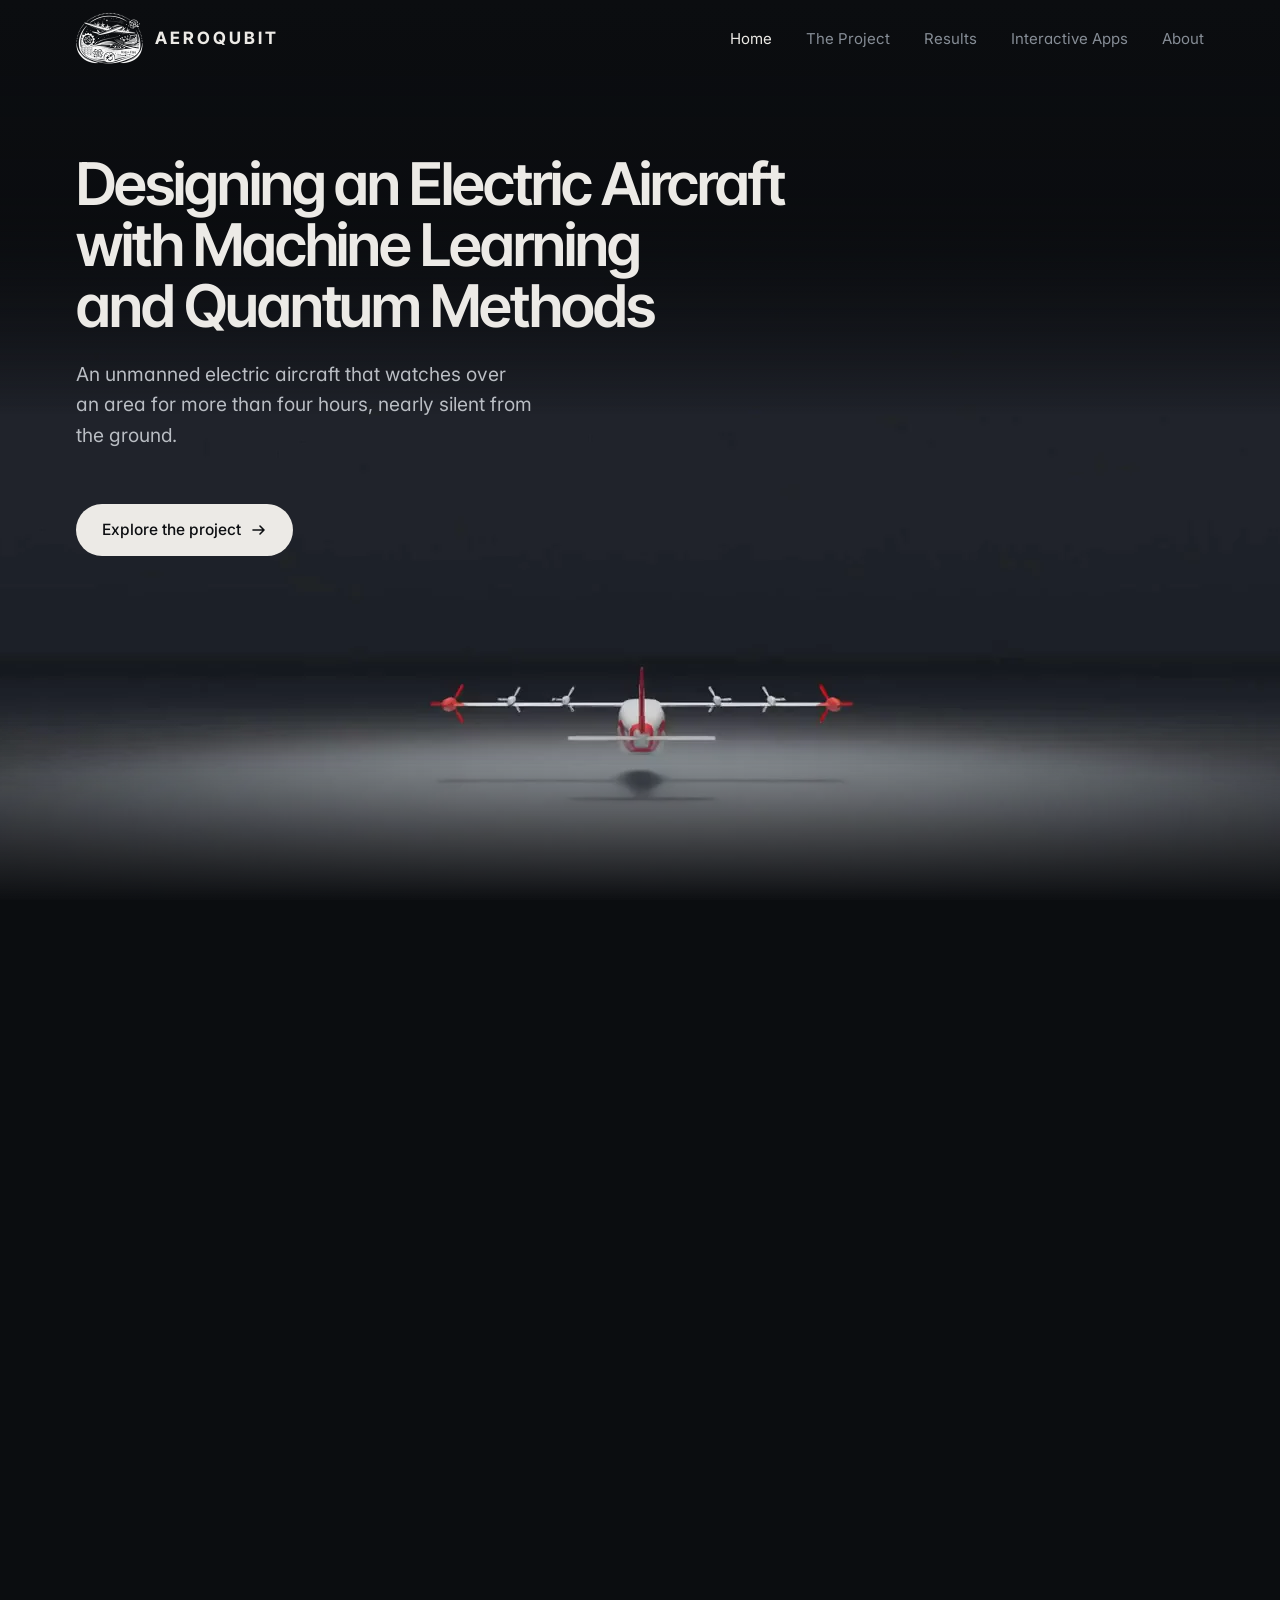
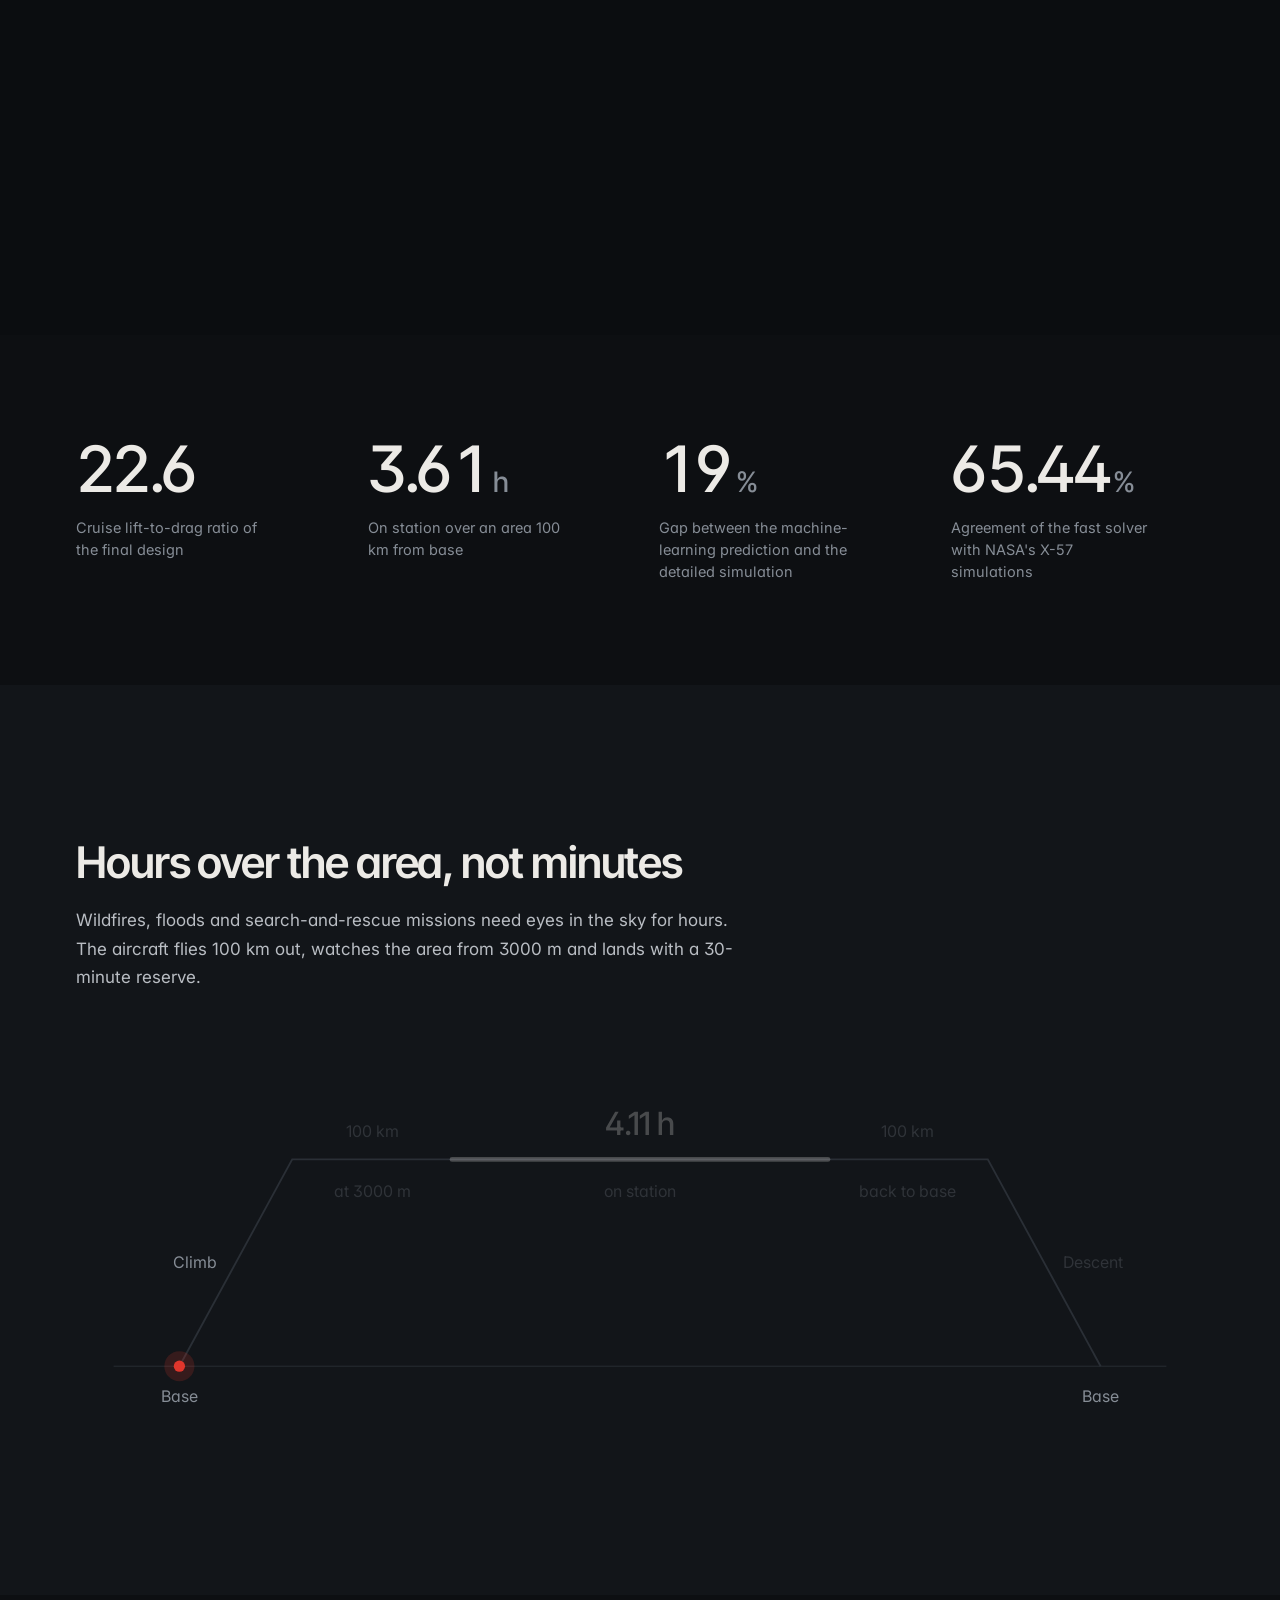
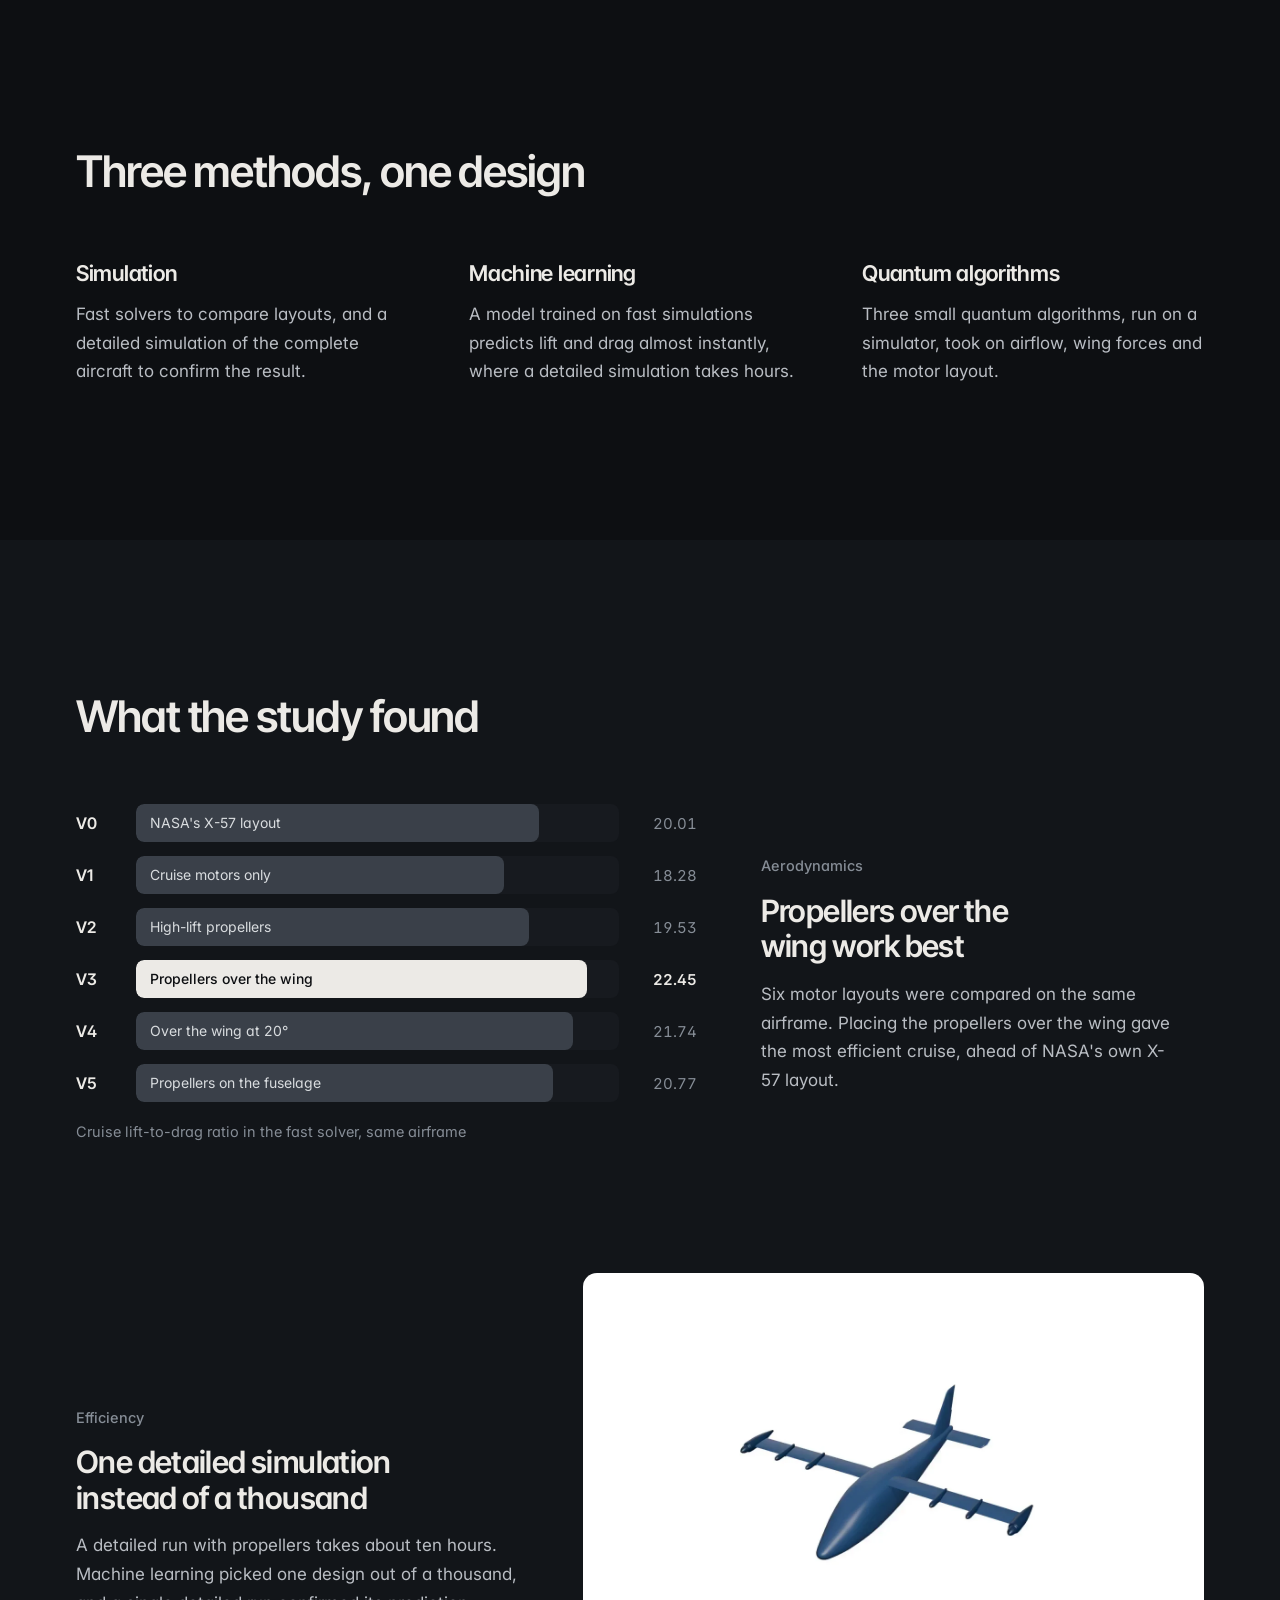
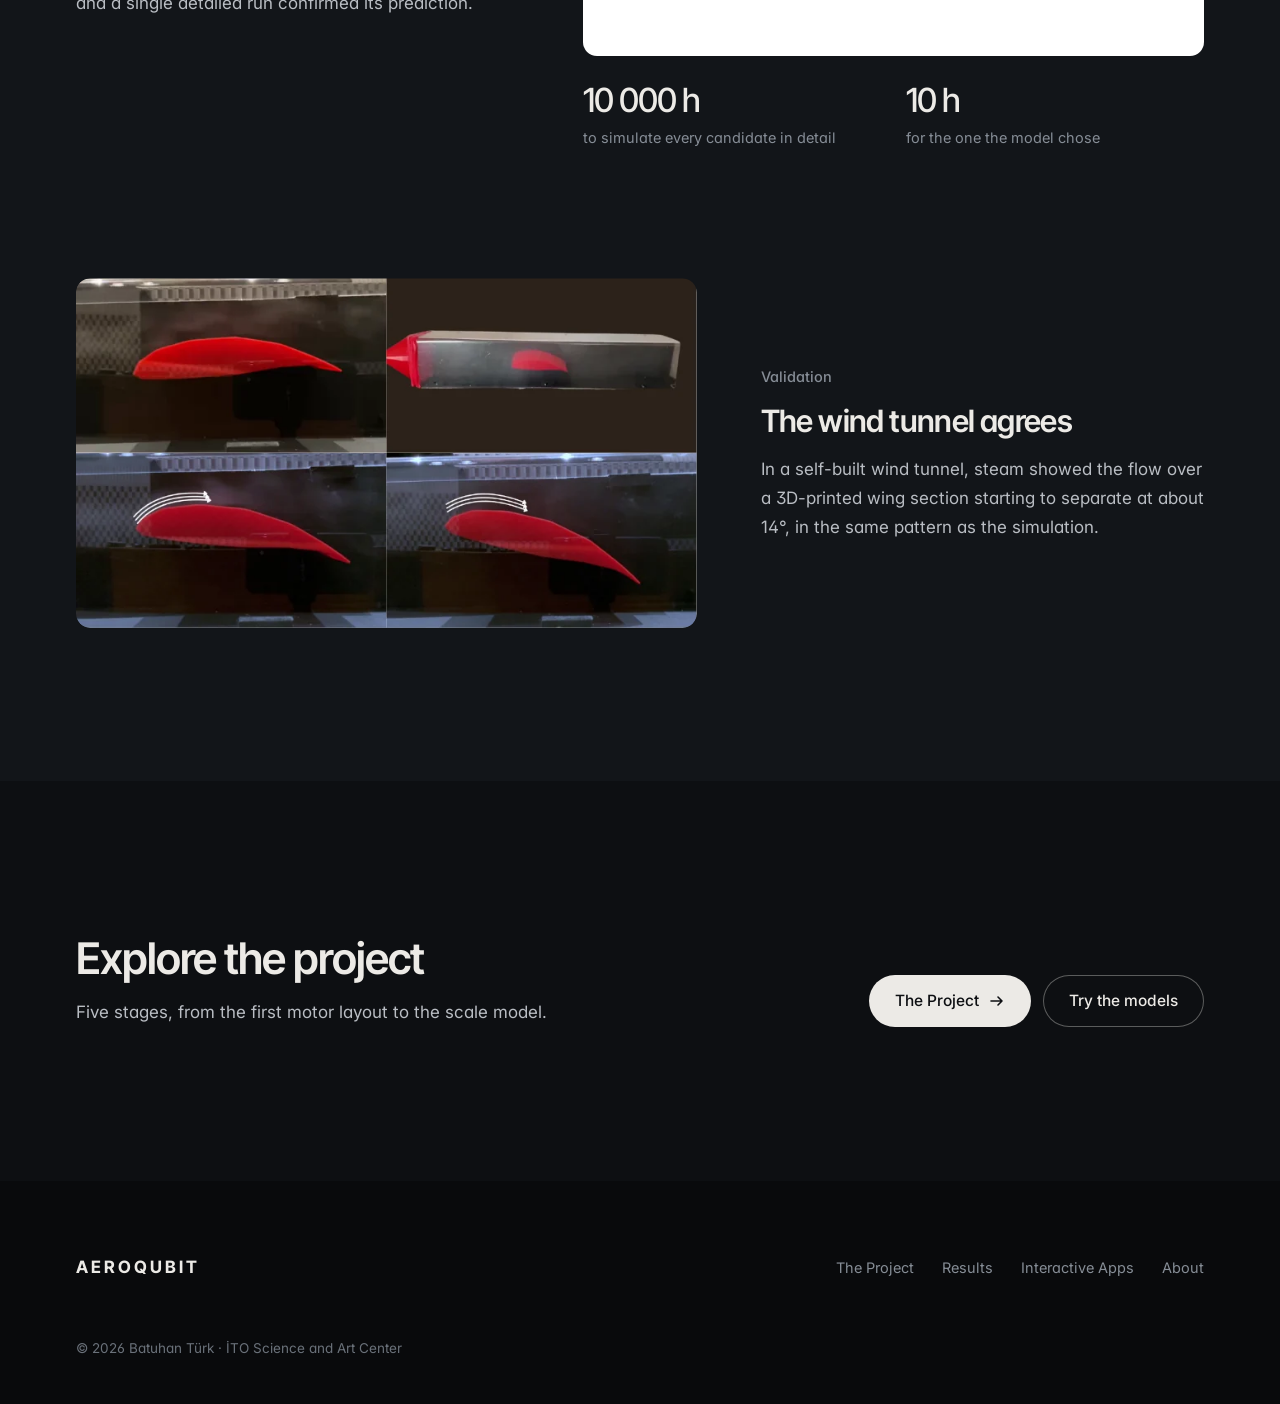
<file: index.html>
<!DOCTYPE html>
<html lang="en">
<head>
<meta charset="utf-8">
<meta name="viewport" content="width=device-width, initial-scale=1">
<title>AeroQubit — Designing an Electric Aircraft</title>
<meta name="description" content="An unmanned electric aircraft that watches over an area for more than four hours, designed with simulation, machine learning and quantum algorithms.">
<link rel="canonical" href="https://aeroqubit.com/">
<meta property="og:type" content="website">
<meta property="og:title" content="AeroQubit — Designing an Electric Aircraft">
<meta property="og:description" content="An unmanned electric aircraft that watches over an area for more than four hours, designed with simulation, machine learning and quantum algorithms.">
<meta property="og:image" content="https://aeroqubit.com/assets/img/og.jpg">
<meta property="og:url" content="https://aeroqubit.com/">
<meta name="twitter:card" content="summary_large_image">
<meta name="theme-color" content="#0d0f12">
<link rel="icon" href="/assets/favicon.png" type="image/png">
<link rel="apple-touch-icon" href="/assets/apple-touch-icon.png">
<link rel="preconnect" href="https://fonts.googleapis.com">
<link rel="preconnect" href="https://fonts.gstatic.com" crossorigin>
<link href="https://fonts.googleapis.com/css2?family=Inter:wght@400;500;600&family=Inter+Tight:wght@500;600;700&display=swap" rel="stylesheet">
<link rel="stylesheet" href="/assets/style.css?v=3">
</head>
<body>
<a class="skip" href="#main">Skip to content</a>
<header class="site-header">
  <nav class="wrap nav" aria-label="Main">
    <a class="wordmark" href="/"><img class="logo" src="/assets/img/logo.png" width="67" height="52" alt="">AEROQUBIT</a>
    <button class="burger" type="button" aria-label="Menu" aria-expanded="false"><span></span><span></span></button>
    <ul class="menu">
      <li><a href="/" aria-current="page">Home</a></li>
      <li><a href="/the-project">The Project</a></li>
      <li><a href="/results">Results</a></li>
      <li><a href="/interactive-apps">Interactive Apps</a></li>
      <li><a href="/about">About</a></li>
    </ul>
  </nav>
</header>
<main id="main">

<section class="flight" aria-label="Introduction">
  <div class="flight-stage">
    <img class="poster" src="/assets/img/poster_hero.webp" alt="" aria-hidden="true">
    <video muted playsinline preload="none" data-src="/assets/video/flight.mp4" aria-hidden="true"></video>
    <div class="flight-copy">
      <div class="wrap">
        <h1>Designing an Electric Aircraft with Machine Learning and Quantum Methods</h1>
        <p class="lead">An unmanned electric aircraft that watches over an area for more than four hours, nearly silent from the ground.</p>
        <a class="btn" href="/the-project">Explore the project <svg viewBox="0 0 16 16" fill="none" stroke="currentColor" stroke-width="1.6" aria-hidden="true"><path d="M2 8h11M9 4l4 4-4 4" stroke-linecap="round" stroke-linejoin="round"/></svg></a>
      </div>
    </div>
    <div class="flight-end" aria-hidden="true">
      <div class="wrap"><span class="label">The final design</span><p>Six electric motors, 721&nbsp;kg, 11.76&nbsp;m wingspan</p></div>
    </div>
  </div>
</section>

<section class="sec tight">
  <div class="wrap stats">
    <div class="stat rv"><div class="num"><span data-count="24.4">24.4</span></div><p>Cruise lift-to-drag ratio of the final design</p></div>
    <div class="stat rv d1"><div class="num"><span data-count="4.11">4.11</span><small>h</small></div><p>On station over an area 100 km from base</p></div>
    <div class="stat rv d2"><div class="num"><span data-count="1" data-from="100">1</span><small>%</small></div><p>Gap between the machine-learning prediction and the detailed simulation</p></div>
    <div class="stat rv d3"><div class="num"><span data-count="90.27">90.27</span><small>%</small></div><p>Agreement of the fast solver with NASA's X-57 simulations</p></div>
  </div>
</section>

<section class="sec alt">
  <div class="wrap">
    <div class="head">
      <h2 class="rv">Hours over the area, not minutes</h2>
      <p class="rv d1">Wildfires, floods and search-and-rescue missions need eyes in the sky for hours. The aircraft flies 100 km out, watches the area from 3000 m and lands with a 30-minute reserve.</p>
    </div>
    <div class="profile rv d1">
<svg class="d" viewBox="0 0 1200 400" role="img" aria-label="Mission profile: climb, 100 km transit at 3000 m, 4.11 hours on station, 100 km return, descent">
  <line class="ground" x1="40" y1="330" x2="1160" y2="330"/>
  <path class="track" d="M110 330 L230 110 L970 110 L1090 330"/>
  <g class="seg" data-at="0.0"><text x="150" y="226" text-anchor="end">Climb</text></g>
  <g class="seg" data-at="0.2"><text x="315" y="86" text-anchor="middle">100 km</text><text x="315" y="150" text-anchor="middle">at 3000 m</text></g>
  <g class="seg" data-at="0.34"><line class="flown station" x1="400" y1="110" x2="800" y2="110"/><text class="big" x="600" y="84" text-anchor="middle">4.11 h</text><text x="600" y="150" text-anchor="middle">on station</text></g>
  <g class="seg" data-at="0.66"><text x="885" y="86" text-anchor="middle">100 km</text><text x="885" y="150" text-anchor="middle">back to base</text></g>
  <g class="seg" data-at="0.8"><text x="1050" y="226">Descent</text></g>
  <path class="flown flown-path" d="M110 330 L230 110 L970 110 L1090 330"/>
  <circle class="halo" cx="110" cy="330" r="16"/>
  <circle class="plane" cx="110" cy="330" r="6"/>
  <text x="110" y="368" text-anchor="middle">Base</text><text x="1090" y="368" text-anchor="middle">Base</text>
</svg>
<svg class="m" viewBox="0 0 640 430" role="img" aria-label="Mission profile: 100 km out at 3000 m, 4.11 hours on station, 100 km back">
  <line class="ground" x1="10" y1="360" x2="630" y2="360"/>
  <path class="track" d="M40 360 L110 140 L530 140 L600 360"/>
  <g class="seg" data-at="0.0"></g>
  <g class="seg" data-at="0.26"><text x="155" y="110" text-anchor="middle">100 km</text><text x="155" y="190" text-anchor="middle">out</text></g>
  <g class="seg" data-at="0.36"><line class="flown station" x1="200" y1="140" x2="440" y2="140"/><text class="big" x="320" y="112" text-anchor="middle">4.11 h</text><text x="320" y="190" text-anchor="middle">on station</text></g>
  <g class="seg" data-at="0.64"><text x="485" y="110" text-anchor="middle">100 km</text><text x="485" y="190" text-anchor="middle">back</text></g>
  <path class="flown flown-path" d="M40 360 L110 140 L530 140 L600 360"/>
  <circle class="halo" cx="40" cy="360" r="18"/>
  <circle class="plane" cx="40" cy="360" r="8"/>
  <text x="40" y="404" text-anchor="middle">Base</text><text x="600" y="404" text-anchor="middle">Base</text>
</svg></div>
  </div>
</section>

<section class="sec">
  <div class="wrap">
    <div class="head"><h2 class="rv">Three methods, one design</h2></div>
    <div class="cols">
      <div class="rv"><h3>Simulation</h3><p>Fast solvers to compare layouts, and a detailed simulation of the complete aircraft to confirm the result.</p></div>
      <div class="rv d1"><h3>Machine learning</h3><p>A model trained on fast simulations predicts lift and drag almost instantly, where a detailed simulation takes hours.</p></div>
      <div class="rv d2"><h3>Quantum algorithms</h3><p>Three small quantum algorithms, run on a simulator, took on airflow, wing forces and the motor layout.</p></div>
    </div>
  </div>
</section>

<section class="sec alt">
  <div class="wrap">
    <div class="head"><h2 class="rv">What the study found</h2></div>
    <div class="rows">
      <div class="row">
        <div class="rv"><div class="bars" role="img" aria-label="Cruise lift-to-drag ratio of six motor layouts; propellers over the wing score highest at 22.45">
<div class="bar" data-w="83.4"><span class="id">V0</span><div class="track"><div class="fill"></div><span class="name">NASA's X-57 layout</span></div><span class="val">20.01</span></div>
<div class="bar" data-w="76.2"><span class="id">V1</span><div class="track"><div class="fill"></div><span class="name">Cruise motors only</span></div><span class="val">18.28</span></div>
<div class="bar" data-w="81.4"><span class="id">V2</span><div class="track"><div class="fill"></div><span class="name">High-lift propellers</span></div><span class="val">19.53</span></div>
<div class="bar best" data-w="93.5"><span class="id">V3</span><div class="track"><div class="fill"></div><span class="name">Propellers over the wing</span></div><span class="val">22.45</span></div>
<div class="bar" data-w="90.6"><span class="id">V4</span><div class="track"><div class="fill"></div><span class="name">Over the wing at 20°</span></div><span class="val">21.74</span></div>
<div class="bar" data-w="86.5"><span class="id">V5</span><div class="track"><div class="fill"></div><span class="name">Propellers on the fuselage</span></div><span class="val">20.77</span></div>
        </div><p class="bars-note">Cruise lift-to-drag ratio in the fast solver, same airframe</p></div>
        <div class="text rv d1"><span class="label">Aerodynamics</span><h3>Propellers over the wing work best</h3><p>Six motor layouts were compared on the same airframe. Placing the propellers over the wing gave the most efficient cruise, ahead of NASA's own X-57 layout.</p></div>
      </div>
      <div class="row flip">
        <div class="rv media-right"><div class="mlvid"><video muted playsinline preload="metadata" poster="/assets/img/poster_ml.webp" aria-label="A thousand candidate designs, and the one the model chose"><source src="/assets/video/ml_designs.mp4" type="video/mp4"></video></div>
          <div class="vs"><div><div class="num">10 000 h</div><p>to simulate every candidate in detail</p></div><div><div class="num">10 h</div><p>for the one the model chose</p></div></div></div>
        <div class="text rv d1"><span class="label">Efficiency</span><h3>One detailed simulation instead of a thousand</h3><p>A detailed run with propellers takes about ten hours. Machine learning picked one design out of a thousand, and a single detailed run confirmed its prediction.</p></div>
      </div>
      <div class="row">
        <figure class="fig rv reveal"><div class="frame photo"><img src="/assets/img/tunnel.webp" alt="Steam flowing over the 3D-printed wing section in the wind tunnel" loading="lazy" decoding="async"></div></figure>
        <div class="text rv d1"><span class="label">Validation</span><h3>The wind tunnel agrees</h3><p>In a self-built wind tunnel, steam showed the flow over a 3D-printed wing section starting to separate at about 14°, in the same pattern as the simulation.</p></div>
      </div>
    </div>
  </div>
</section>

<section class="sec">
  <div class="wrap closing">
    <div class="rv"><h2>Explore the project</h2><p>Five stages, from the first motor layout to the scale model.</p></div>
    <div class="btns rv d1"><a class="btn" href="/the-project">The Project <svg viewBox="0 0 16 16" fill="none" stroke="currentColor" stroke-width="1.6" aria-hidden="true"><path d="M2 8h11M9 4l4 4-4 4" stroke-linecap="round" stroke-linejoin="round"/></svg></a><a class="btn ghost" href="/interactive-apps">Try the models</a></div>
  </div>
</section>

</main>
<footer class="site-footer">
  <div class="wrap">
    <div class="foot">
      <a class="wordmark" href="/">AEROQUBIT</a>
      <ul>
      <li><a href="/the-project">The Project</a></li>
      <li><a href="/results">Results</a></li>
      <li><a href="/interactive-apps">Interactive Apps</a></li>
      <li><a href="/about">About</a></li>
      </ul>
    </div>
    <p class="copy">&copy; 2026 Batuhan Türk &middot; İTO Science and Art Center</p>
  </div>
</footer>
<script src="/assets/main.js?v=3" defer></script>
</body>
</html>
</file>
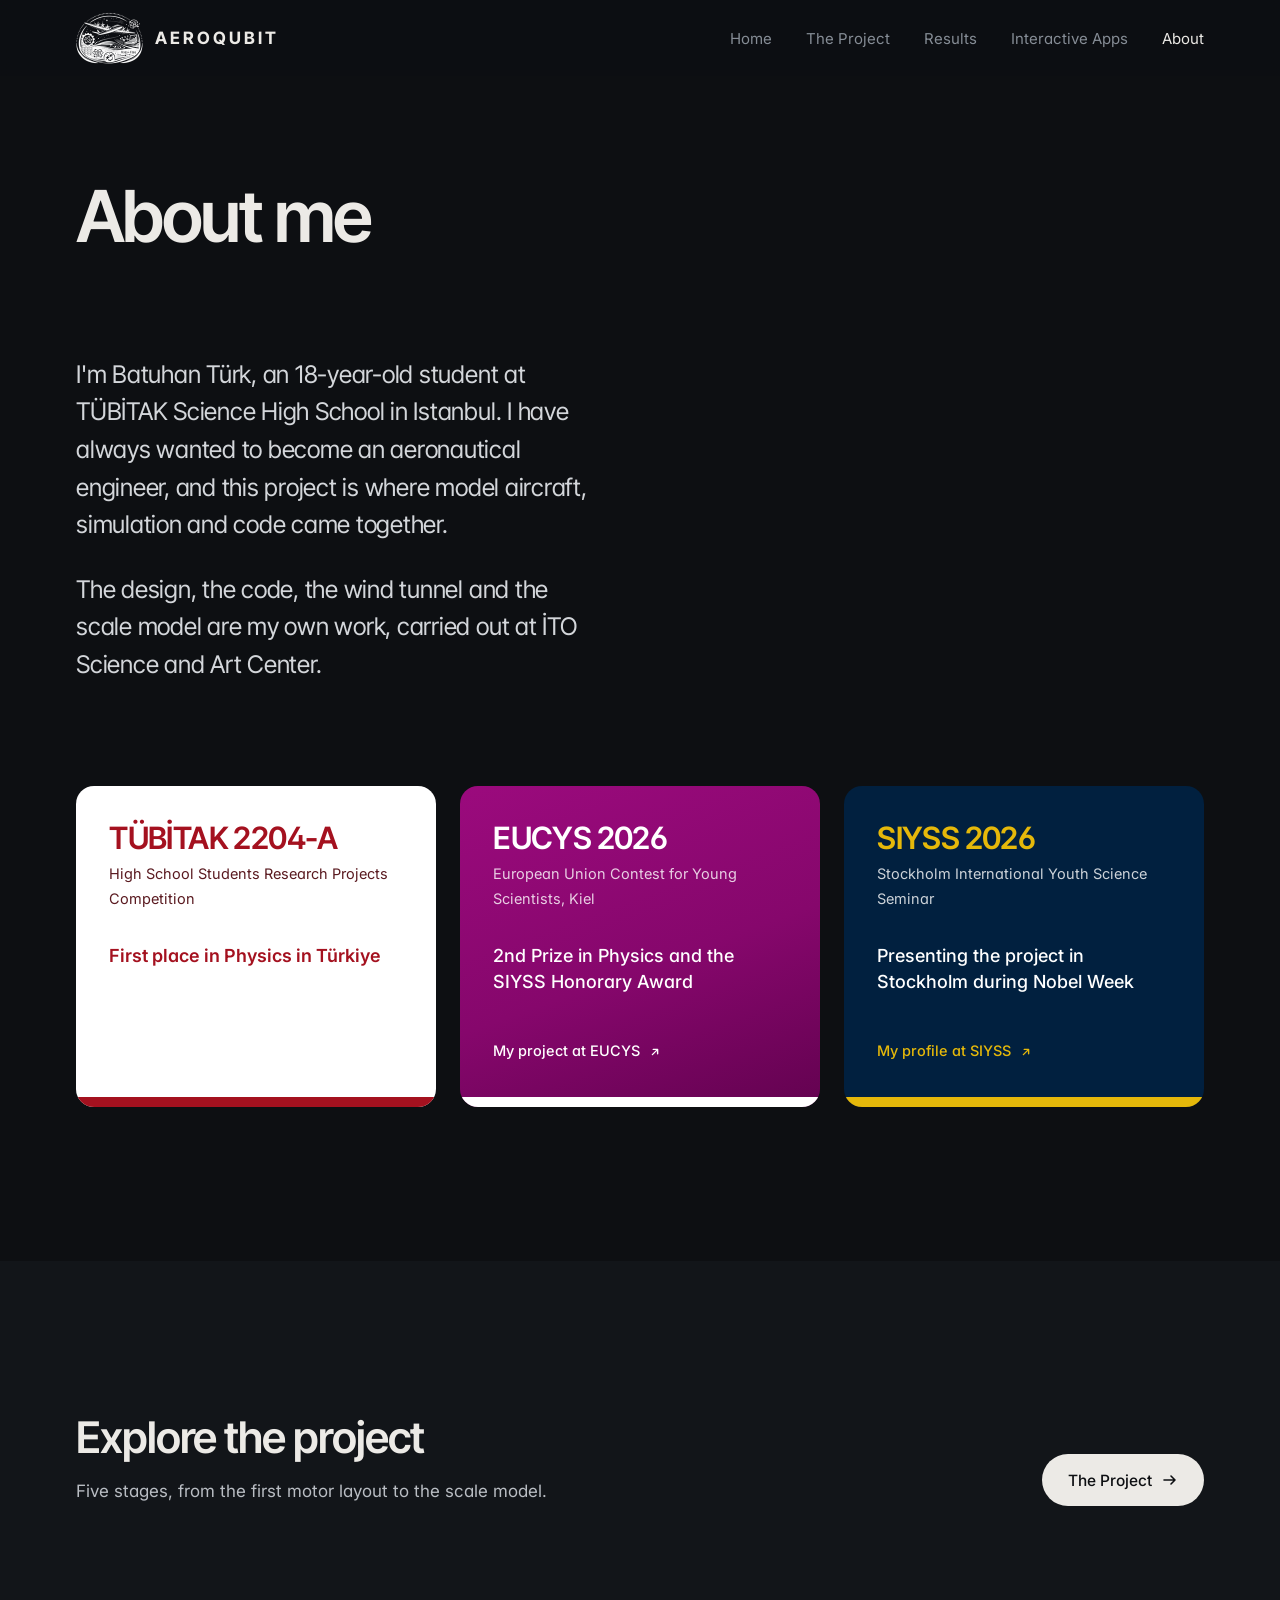
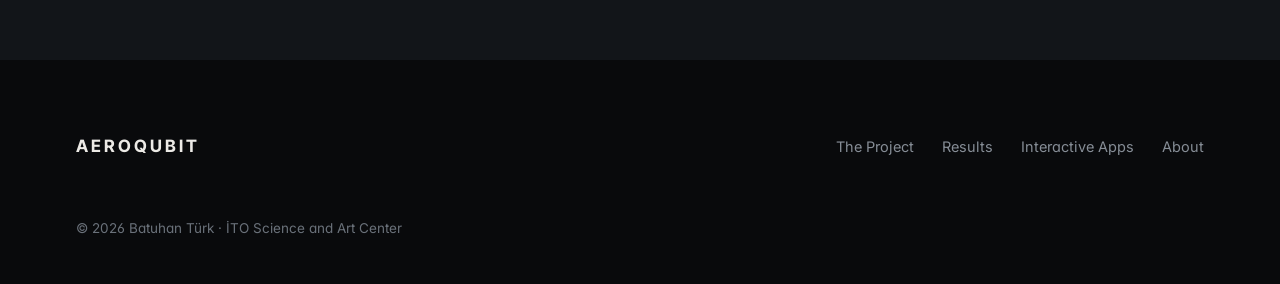
<file: about.html>
<!DOCTYPE html>
<html lang="en">
<head>
<meta charset="utf-8">
<meta name="viewport" content="width=device-width, initial-scale=1">
<title>AeroQubit — About</title>
<meta name="description" content="Batuhan Türk, TÜBİTAK Science High School, Istanbul. EUCYS 2026 2nd Prize in Physics, SIYSS 2026.">
<link rel="canonical" href="https://aeroqubit.com/about">
<meta property="og:type" content="website">
<meta property="og:title" content="AeroQubit — About">
<meta property="og:description" content="Batuhan Türk, TÜBİTAK Science High School, Istanbul. EUCYS 2026 2nd Prize in Physics, SIYSS 2026.">
<meta property="og:image" content="https://aeroqubit.com/assets/img/og.jpg">
<meta property="og:url" content="https://aeroqubit.com/about">
<meta name="twitter:card" content="summary_large_image">
<meta name="theme-color" content="#0d0f12">
<link rel="icon" href="/assets/favicon.png" type="image/png">
<link rel="apple-touch-icon" href="/assets/apple-touch-icon.png">
<link rel="preconnect" href="https://fonts.googleapis.com">
<link rel="preconnect" href="https://fonts.gstatic.com" crossorigin>
<link href="https://fonts.googleapis.com/css2?family=Inter:wght@400;500;600&family=Inter+Tight:wght@500;600;700&display=swap" rel="stylesheet">
<link rel="stylesheet" href="/assets/style.css?v=3">
</head>
<body data-solid>
<a class="skip" href="#main">Skip to content</a>
<header class="site-header">
  <nav class="wrap nav" aria-label="Main">
    <a class="wordmark" href="/"><img class="logo" src="/assets/img/logo.png" width="67" height="52" alt="">AEROQUBIT</a>
    <button class="burger" type="button" aria-label="Menu" aria-expanded="false"><span></span><span></span></button>
    <ul class="menu">
      <li><a href="/">Home</a></li>
      <li><a href="/the-project">The Project</a></li>
      <li><a href="/results">Results</a></li>
      <li><a href="/interactive-apps">Interactive Apps</a></li>
      <li><a href="/about" aria-current="page">About</a></li>
    </ul>
  </nav>
</header>
<main id="main">

<section class="page-head">
  <div class="wrap"><h1 class="rv">About me</h1></div>
</section>
<section class="sec" style="padding-top:0">
  <div class="wrap">
    <div class="prose rv about-prose">
      <p>I'm Batuhan Türk, an 18-year-old student at TÜBİTAK Science High School in Istanbul. I have always wanted to become an aeronautical engineer, and this project is where model aircraft, simulation and code came together.</p>
      <p>The design, the code, the wind tunnel and the scale model are my own work, carried out at İTO Science and Art Center.</p>
    </div>
    <div class="honours-grid">
      <article class="honour tubitak rv">
        <div class="event">TÜBİTAK 2204-A</div><div class="place">High School Students Research Projects Competition</div>
        <p class="what">First place in Physics in Türkiye</p>
      </article>
      <article class="honour eucys rv d1">
        <div class="event">EUCYS 2026</div><div class="place">European Union Contest for Young Scientists, Kiel</div>
        <p class="what">2nd Prize in Physics and the SIYSS Honorary Award</p>
        <a class="more" href="https://www.uni-kiel.de/en/eucys2026/project/news/aerodynamic-analysis-of-an-electric-distributed-propulsion-surveillance-aircraft-via-machine-learning-and-quantum-methods" target="_blank" rel="noopener">My project at EUCYS <svg viewBox="0 0 16 16" fill="none" stroke="currentColor" stroke-width="1.6" aria-hidden="true"><path d="M5 11 11 5M6 5h5v5" stroke-linecap="round" stroke-linejoin="round"/></svg></a>
      </article>
      <article class="honour siyss rv d2">
        <div class="event">SIYSS 2026</div><div class="place">Stockholm International Youth Science Seminar</div>
        <p class="what">Presenting the project in Stockholm during Nobel Week</p>
        <a class="more" href="https://ungaforskare.se/siyss/batuhan-turk/" target="_blank" rel="noopener">My profile at SIYSS <svg viewBox="0 0 16 16" fill="none" stroke="currentColor" stroke-width="1.6" aria-hidden="true"><path d="M5 11 11 5M6 5h5v5" stroke-linecap="round" stroke-linejoin="round"/></svg></a>
      </article>
    </div>
  </div>
</section>
<section class="sec alt">
  <div class="wrap closing">
    <div class="rv"><h2>Explore the project</h2><p>Five stages, from the first motor layout to the scale model.</p></div>
    <a class="btn rv d1" href="/the-project">The Project <svg viewBox="0 0 16 16" fill="none" stroke="currentColor" stroke-width="1.6" aria-hidden="true"><path d="M2 8h11M9 4l4 4-4 4" stroke-linecap="round" stroke-linejoin="round"/></svg></a>
  </div>
</section>

</main>
<footer class="site-footer">
  <div class="wrap">
    <div class="foot">
      <a class="wordmark" href="/">AEROQUBIT</a>
      <ul>
      <li><a href="/the-project">The Project</a></li>
      <li><a href="/results">Results</a></li>
      <li><a href="/interactive-apps">Interactive Apps</a></li>
      <li><a href="/about">About</a></li>
      </ul>
    </div>
    <p class="copy">&copy; 2026 Batuhan Türk &middot; İTO Science and Art Center</p>
  </div>
</footer>
<script src="/assets/main.js?v=3" defer></script>
</body>
</html>
</file>
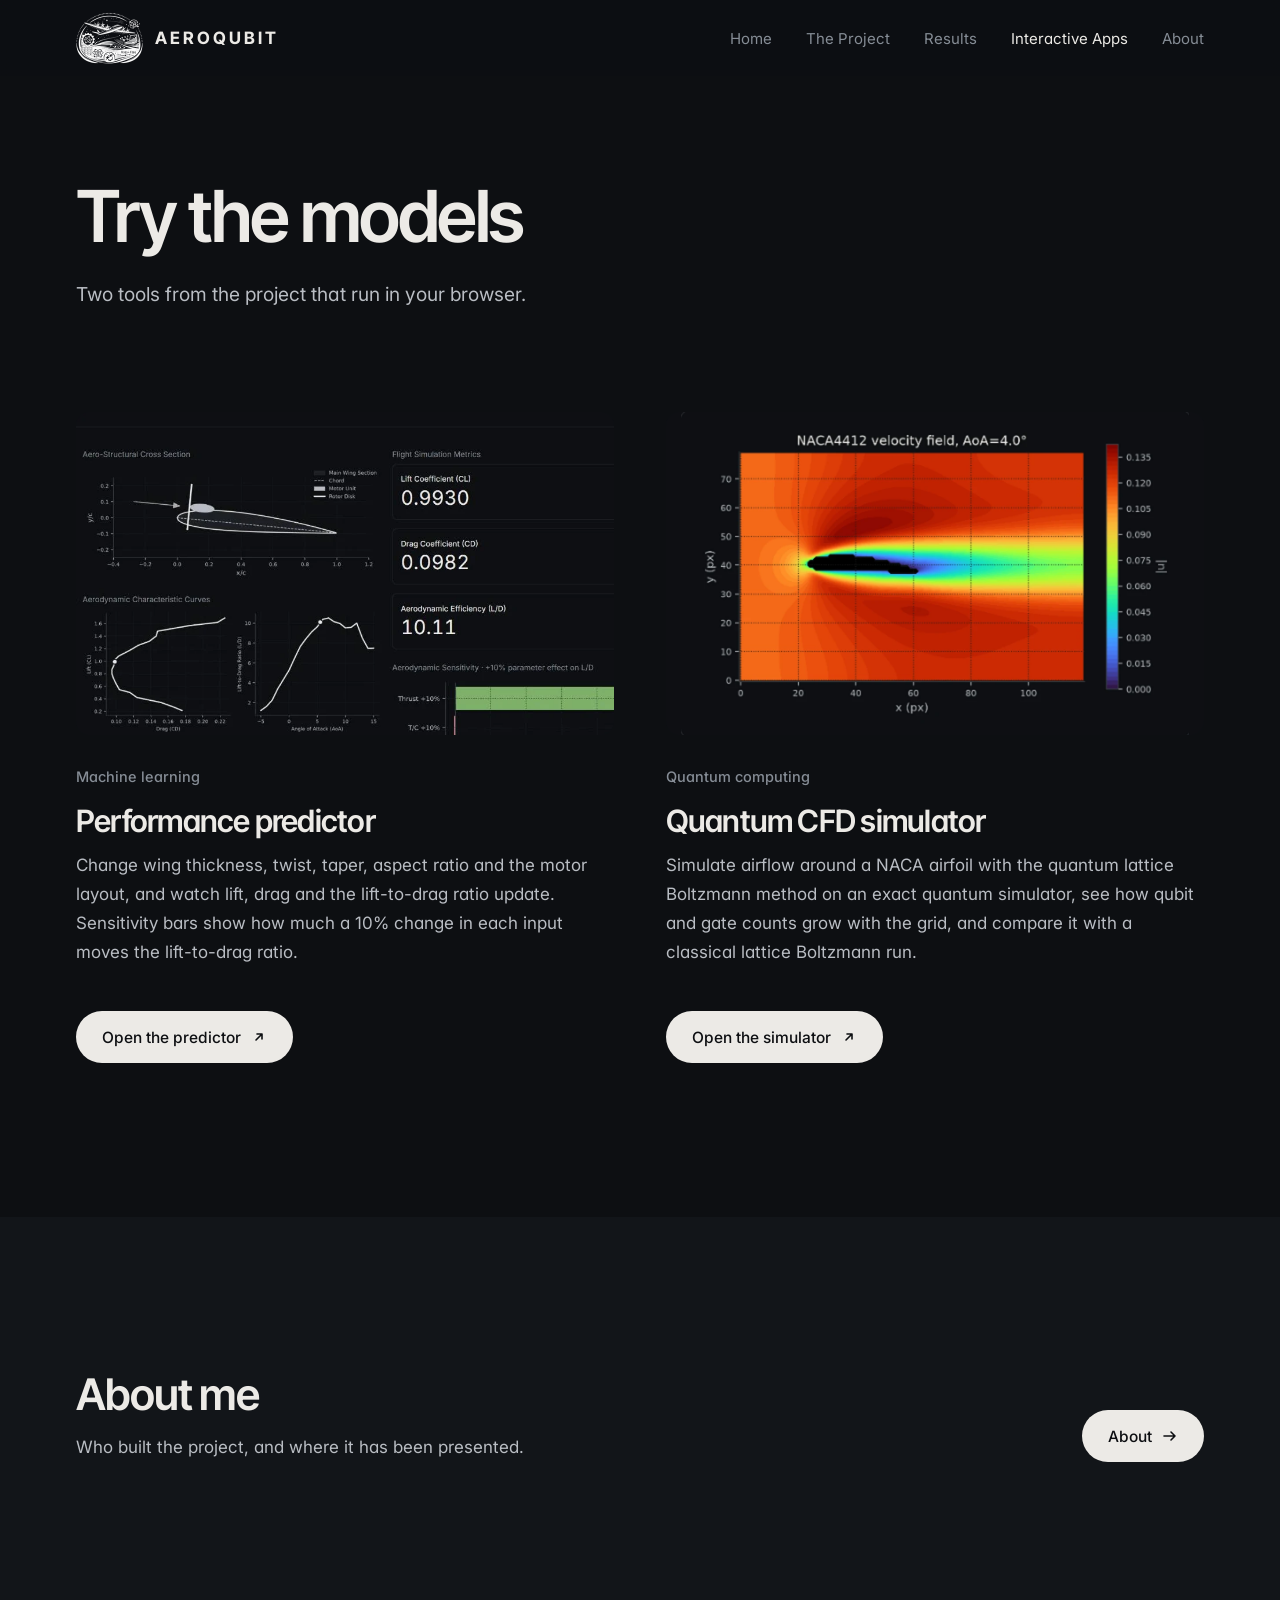
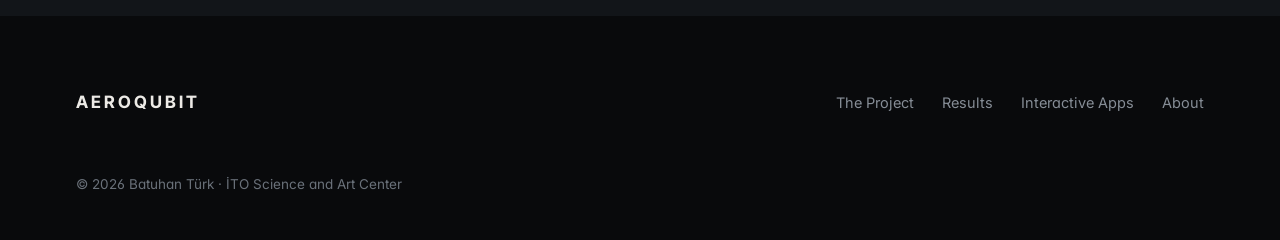
<file: interactive-apps.html>
<!DOCTYPE html>
<html lang="en">
<head>
<meta charset="utf-8">
<meta name="viewport" content="width=device-width, initial-scale=1">
<title>AeroQubit — Interactive Apps</title>
<meta name="description" content="Two interactive tools: a performance predictor and a quantum CFD simulator.">
<link rel="canonical" href="https://aeroqubit.com/interactive-apps">
<meta property="og:type" content="website">
<meta property="og:title" content="AeroQubit — Interactive Apps">
<meta property="og:description" content="Two interactive tools: a performance predictor and a quantum CFD simulator.">
<meta property="og:image" content="https://aeroqubit.com/assets/img/og.jpg">
<meta property="og:url" content="https://aeroqubit.com/interactive-apps">
<meta name="twitter:card" content="summary_large_image">
<meta name="theme-color" content="#0d0f12">
<link rel="icon" href="/assets/favicon.png" type="image/png">
<link rel="apple-touch-icon" href="/assets/apple-touch-icon.png">
<link rel="preconnect" href="https://fonts.googleapis.com">
<link rel="preconnect" href="https://fonts.gstatic.com" crossorigin>
<link href="https://fonts.googleapis.com/css2?family=Inter:wght@400;500;600&family=Inter+Tight:wght@500;600;700&display=swap" rel="stylesheet">
<link rel="stylesheet" href="/assets/style.css?v=3">
</head>
<body data-solid>
<a class="skip" href="#main">Skip to content</a>
<header class="site-header">
  <nav class="wrap nav" aria-label="Main">
    <a class="wordmark" href="/"><img class="logo" src="/assets/img/logo.png" width="67" height="52" alt="">AEROQUBIT</a>
    <button class="burger" type="button" aria-label="Menu" aria-expanded="false"><span></span><span></span></button>
    <ul class="menu">
      <li><a href="/">Home</a></li>
      <li><a href="/the-project">The Project</a></li>
      <li><a href="/results">Results</a></li>
      <li><a href="/interactive-apps" aria-current="page">Interactive Apps</a></li>
      <li><a href="/about">About</a></li>
    </ul>
  </nav>
</header>
<main id="main">

<section class="page-head">
  <div class="wrap">
    <h1 class="rv">Try the models</h1>
    <p class="lead rv d1">Two tools from the project that run in your browser.</p>
  </div>
</section>
<section class="sec" style="padding-top:0">
  <div class="wrap">
    <div class="apps">
      <article class="app rv">
        <div class="shot"><img src="/assets/img/app_predictor.webp?v=2" alt="The performance predictor app" loading="lazy"></div>
        <span class="label">Machine learning</span>
        <h2>Performance predictor</h2>
        <p>Change wing thickness, twist, taper, aspect ratio and the motor layout, and watch lift, drag and the lift-to-drag ratio update. Sensitivity bars show how much a 10% change in each input moves the lift-to-drag ratio.</p>
        <a class="btn" href="https://aeroqubitml.streamlit.app/" target="_blank" rel="noopener">Open the predictor <svg viewBox="0 0 16 16" fill="none" stroke="currentColor" stroke-width="1.6" aria-hidden="true"><path d="M5 11 11 5M6 5h5v5" stroke-linecap="round" stroke-linejoin="round"/></svg></a>
      </article>
      <article class="app rv d1">
        <div class="shot"><img src="/assets/img/app_qlbm.webp?v=2" alt="The quantum CFD simulator app" loading="lazy"></div>
        <span class="label">Quantum computing</span>
        <h2>Quantum CFD simulator</h2>
        <p>Simulate airflow around a NACA airfoil with the quantum lattice Boltzmann method on an exact quantum simulator, see how qubit and gate counts grow with the grid, and compare it with a classical lattice Boltzmann run.</p>
        <a class="btn" href="https://aeroqubitqcfd.streamlit.app/" target="_blank" rel="noopener">Open the simulator <svg viewBox="0 0 16 16" fill="none" stroke="currentColor" stroke-width="1.6" aria-hidden="true"><path d="M5 11 11 5M6 5h5v5" stroke-linecap="round" stroke-linejoin="round"/></svg></a>
      </article>
    </div>
  </div>
</section>
<section class="sec alt">
  <div class="wrap closing">
    <div class="rv"><h2>About me</h2><p>Who built the project, and where it has been presented.</p></div>
    <a class="btn rv d1" href="/about">About <svg viewBox="0 0 16 16" fill="none" stroke="currentColor" stroke-width="1.6" aria-hidden="true"><path d="M2 8h11M9 4l4 4-4 4" stroke-linecap="round" stroke-linejoin="round"/></svg></a>
  </div>
</section>

</main>
<footer class="site-footer">
  <div class="wrap">
    <div class="foot">
      <a class="wordmark" href="/">AEROQUBIT</a>
      <ul>
      <li><a href="/the-project">The Project</a></li>
      <li><a href="/results">Results</a></li>
      <li><a href="/interactive-apps">Interactive Apps</a></li>
      <li><a href="/about">About</a></li>
      </ul>
    </div>
    <p class="copy">&copy; 2026 Batuhan Türk &middot; İTO Science and Art Center</p>
  </div>
</footer>
<script src="/assets/main.js?v=3" defer></script>
</body>
</html>
</file>
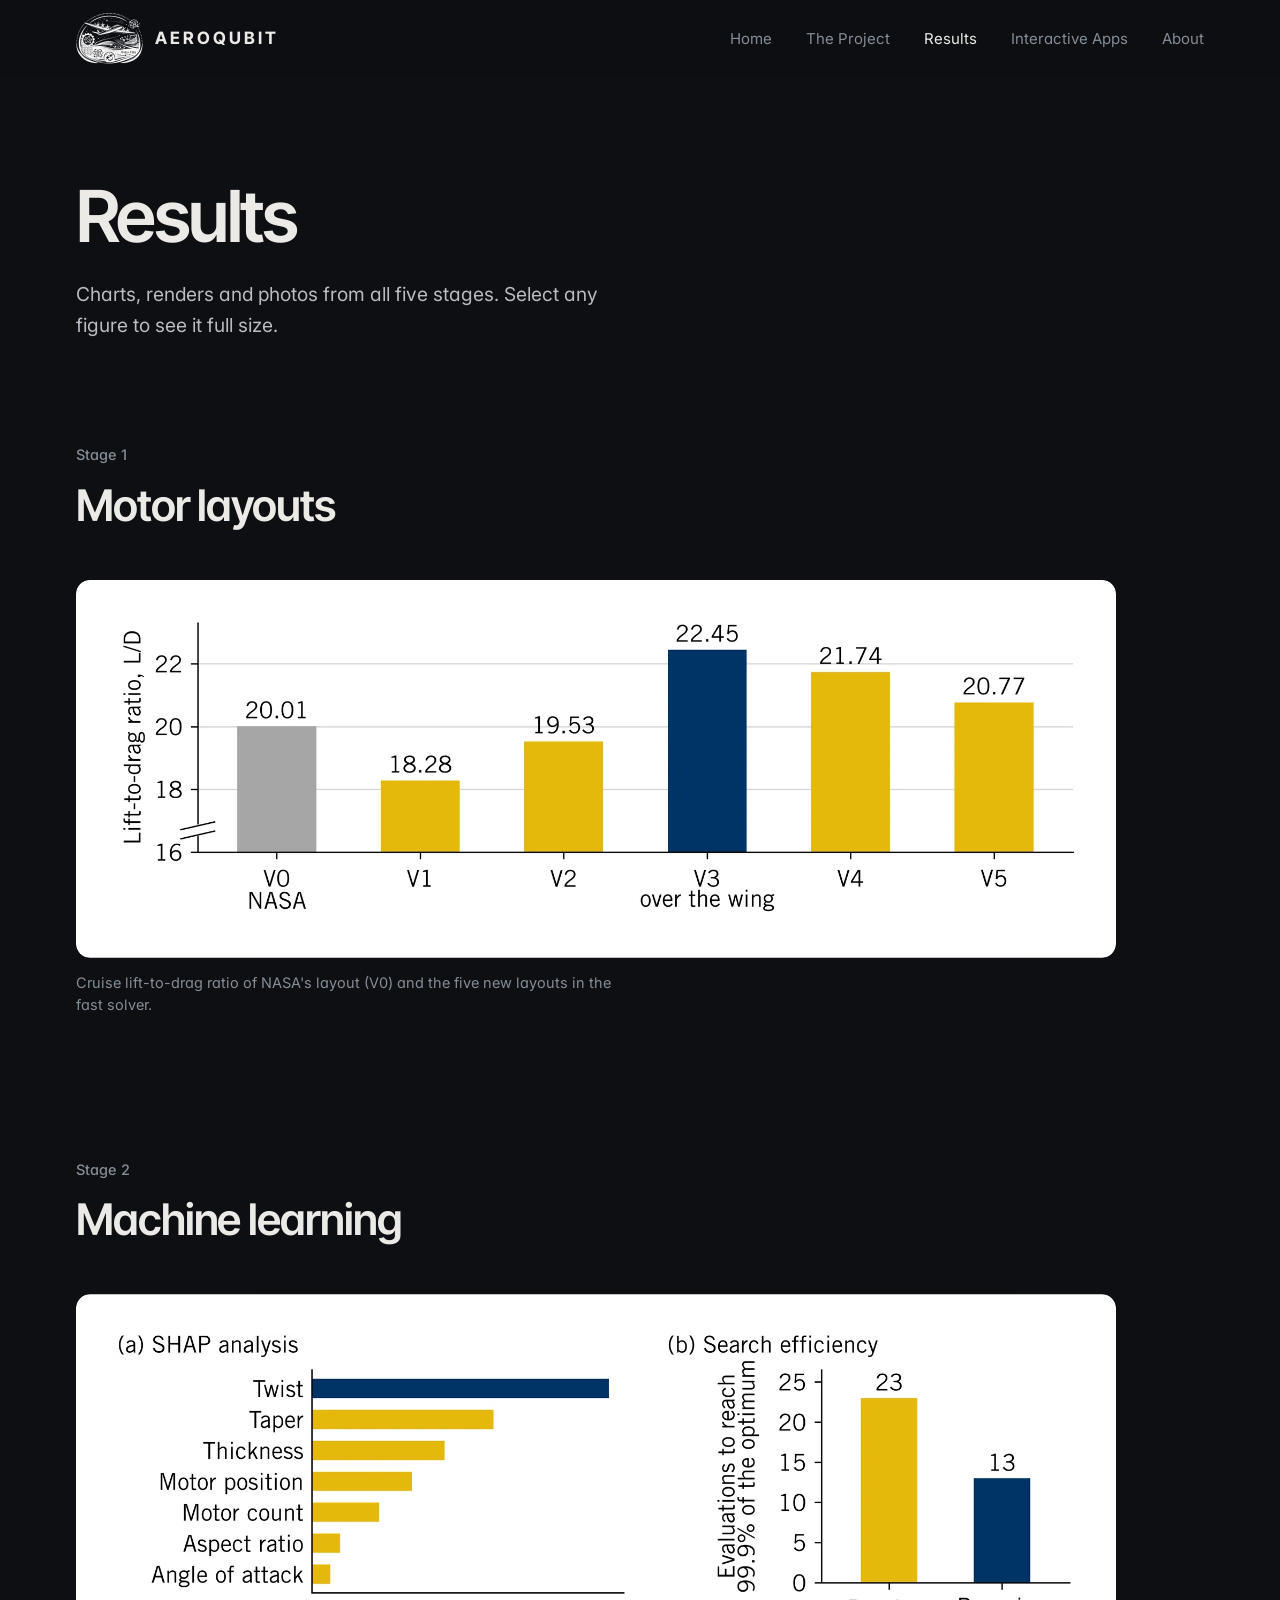
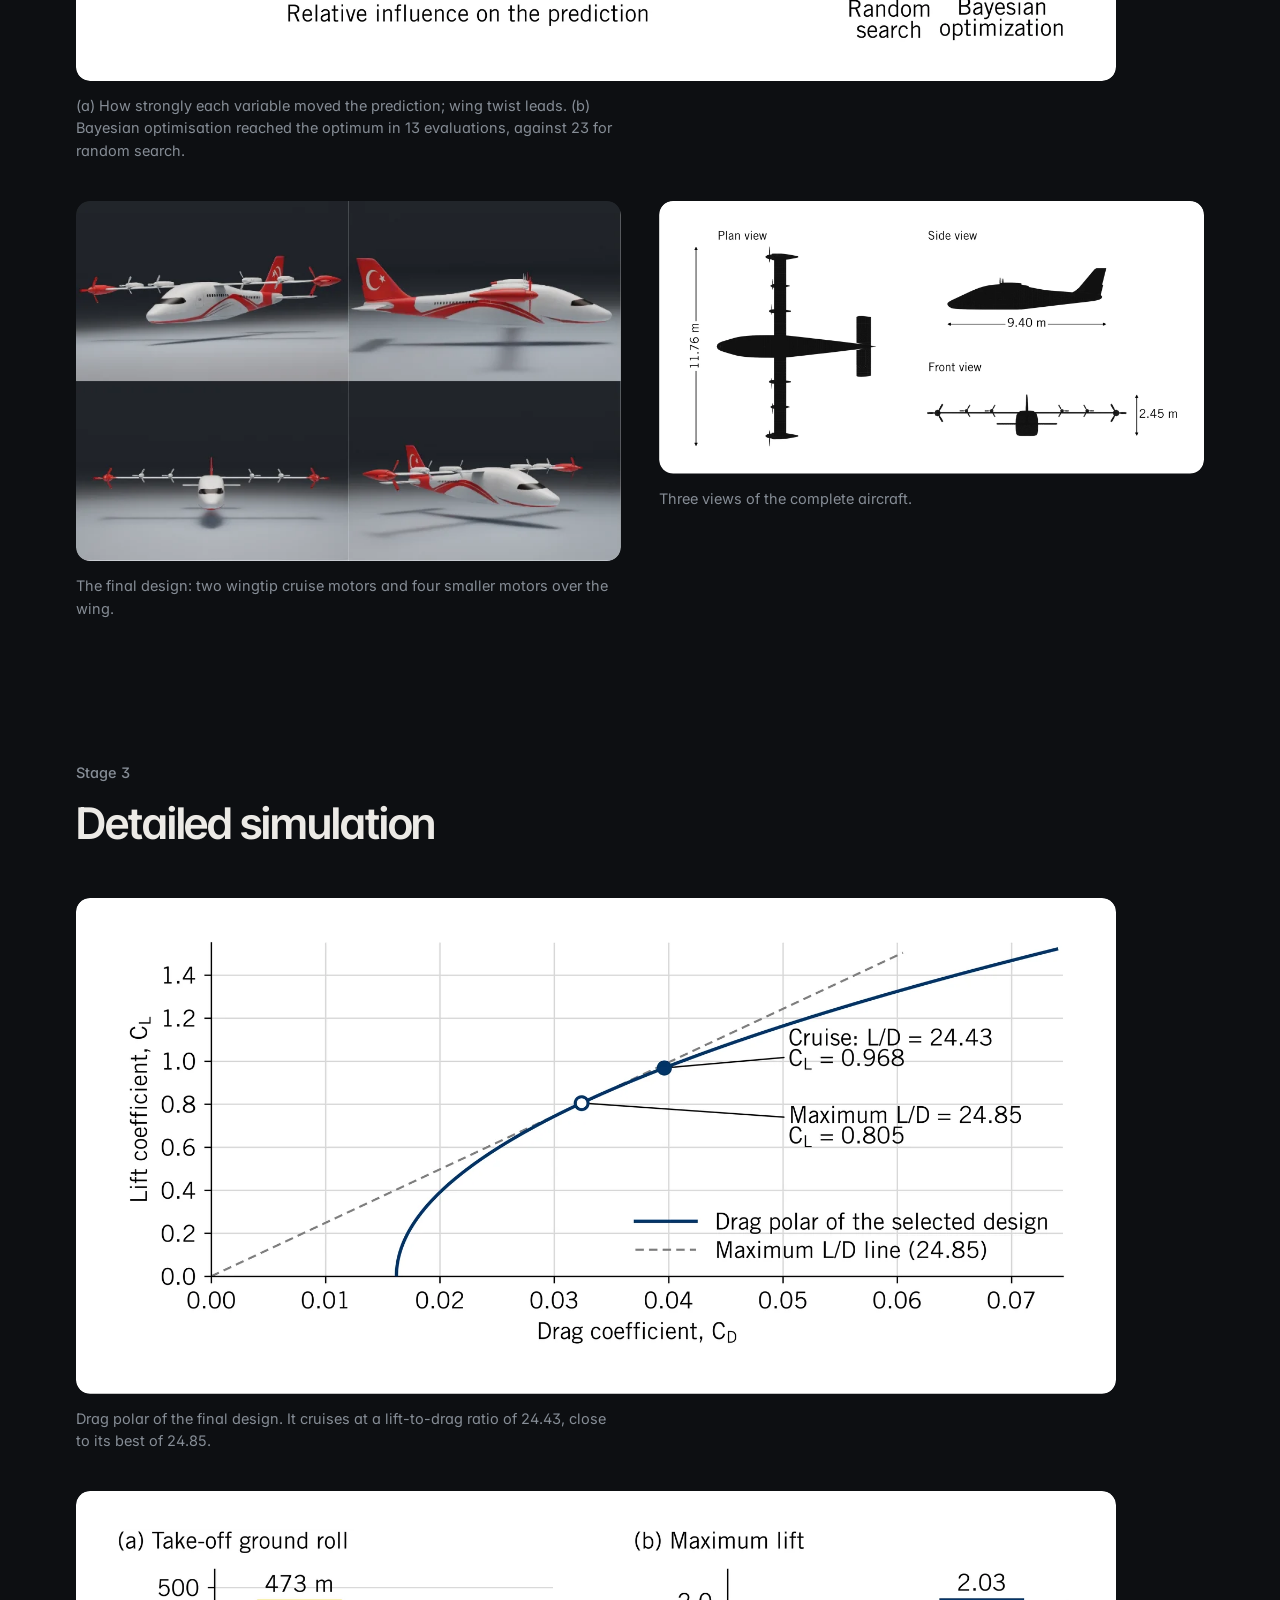
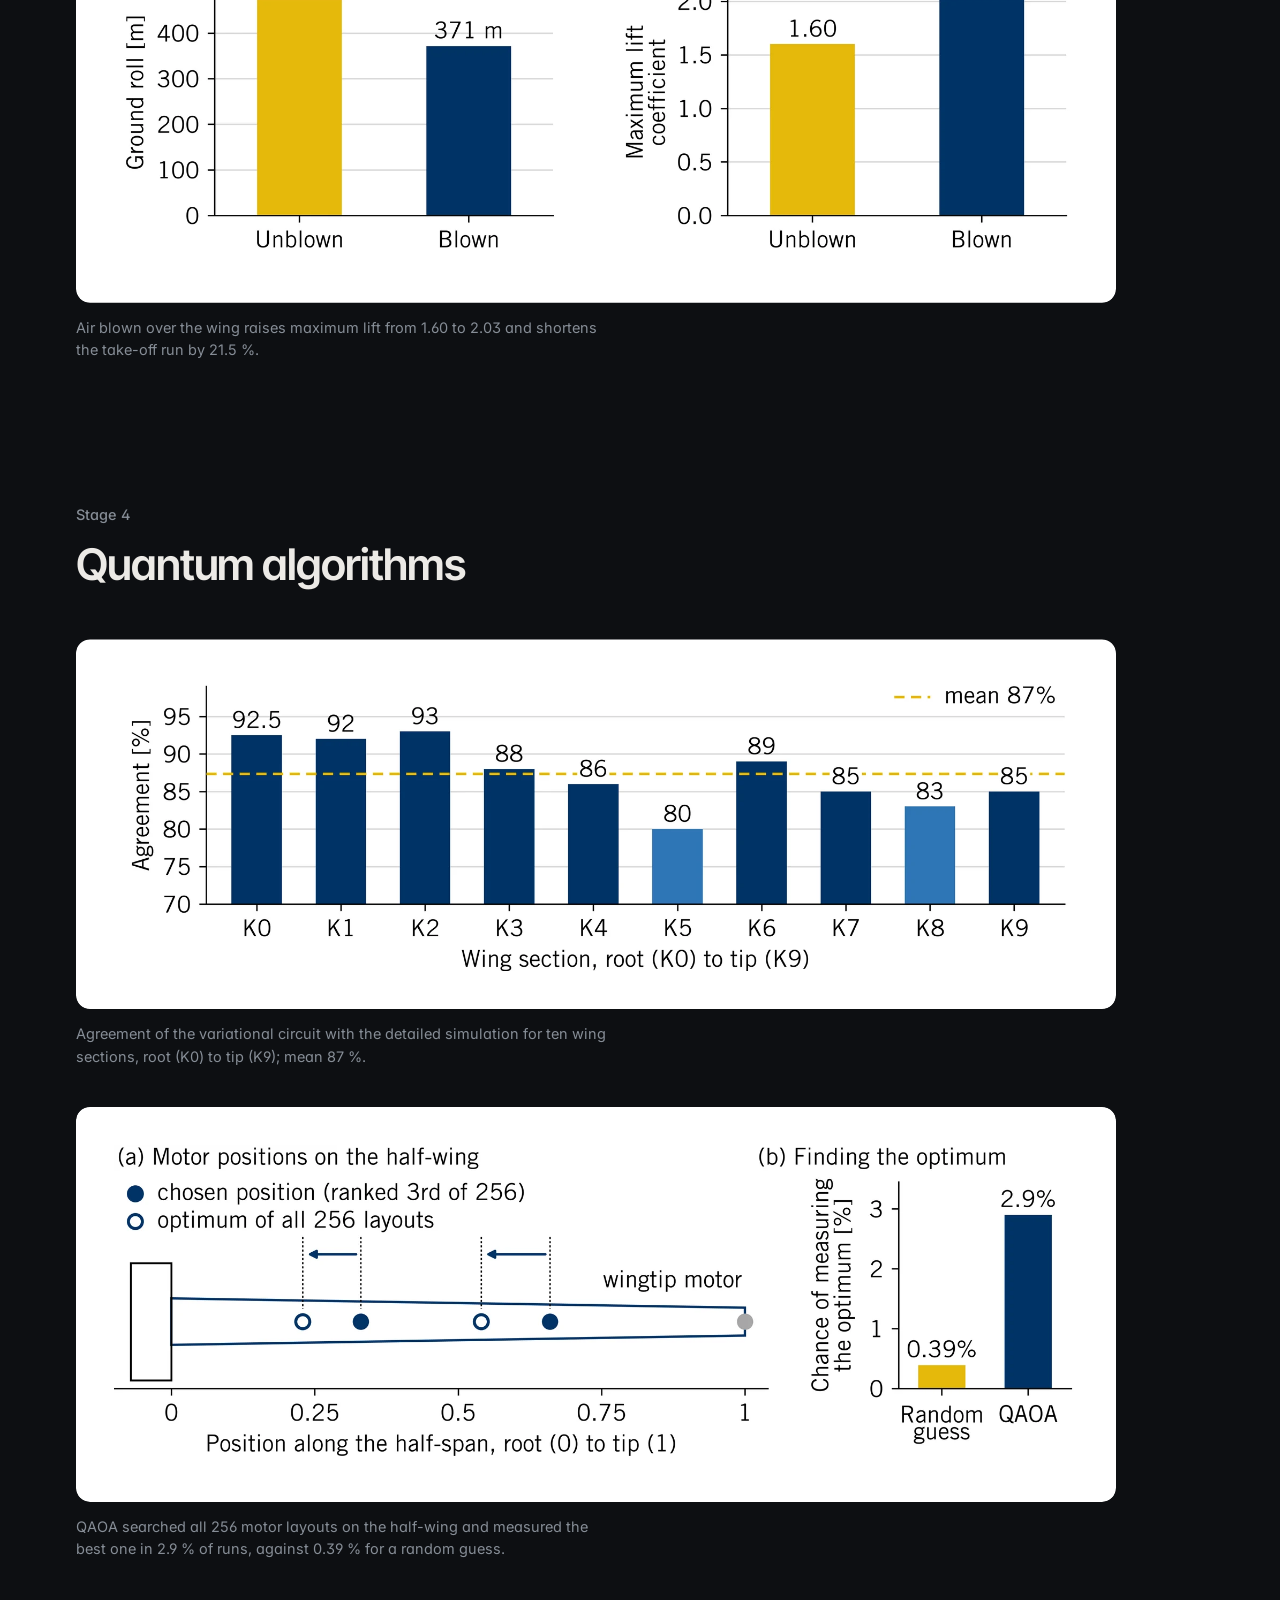
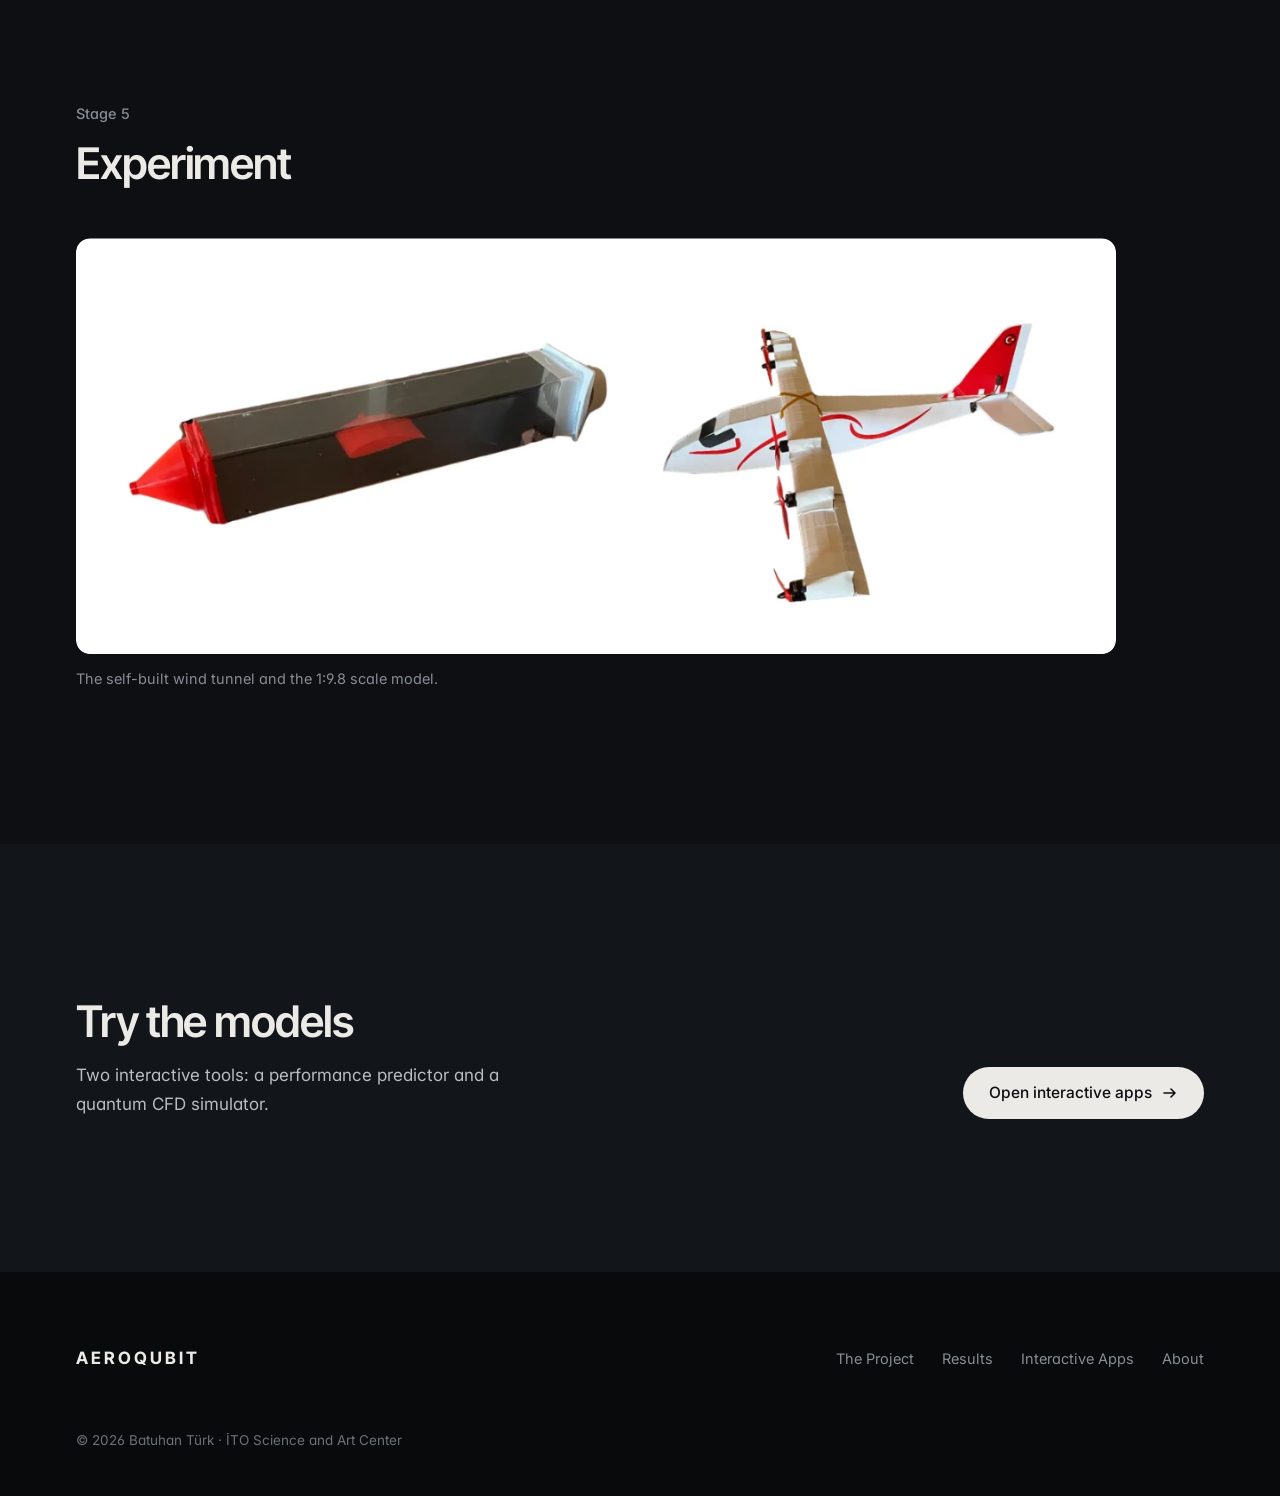
<file: results.html>
<!DOCTYPE html>
<html lang="en">
<head>
<meta charset="utf-8">
<meta name="viewport" content="width=device-width, initial-scale=1">
<title>AeroQubit — Results</title>
<meta name="description" content="The figures behind each stage: motor layouts, machine learning, detailed simulation, quantum algorithms and the wind-tunnel experiment.">
<link rel="canonical" href="https://aeroqubit.com/results">
<meta property="og:type" content="website">
<meta property="og:title" content="AeroQubit — Results">
<meta property="og:description" content="The figures behind each stage: motor layouts, machine learning, detailed simulation, quantum algorithms and the wind-tunnel experiment.">
<meta property="og:image" content="https://aeroqubit.com/assets/img/og.jpg">
<meta property="og:url" content="https://aeroqubit.com/results">
<meta name="twitter:card" content="summary_large_image">
<meta name="theme-color" content="#0d0f12">
<link rel="icon" href="/assets/favicon.png" type="image/png">
<link rel="apple-touch-icon" href="/assets/apple-touch-icon.png">
<link rel="preconnect" href="https://fonts.googleapis.com">
<link rel="preconnect" href="https://fonts.gstatic.com" crossorigin>
<link href="https://fonts.googleapis.com/css2?family=Inter:wght@400;500;600&family=Inter+Tight:wght@500;600;700&display=swap" rel="stylesheet">
<link rel="stylesheet" href="/assets/style.css?v=3">
</head>
<body data-solid>
<a class="skip" href="#main">Skip to content</a>
<header class="site-header">
  <nav class="wrap nav" aria-label="Main">
    <a class="wordmark" href="/"><img class="logo" src="/assets/img/logo.png" width="67" height="52" alt="">AEROQUBIT</a>
    <button class="burger" type="button" aria-label="Menu" aria-expanded="false"><span></span><span></span></button>
    <ul class="menu">
      <li><a href="/">Home</a></li>
      <li><a href="/the-project">The Project</a></li>
      <li><a href="/results" aria-current="page">Results</a></li>
      <li><a href="/interactive-apps">Interactive Apps</a></li>
      <li><a href="/about">About</a></li>
    </ul>
  </nav>
</header>
<main id="main">

<section class="page-head">
  <div class="wrap">
    <h1 class="rv">Results</h1>
    <p class="lead rv d1">Charts, renders and photos from all five stages. Select any figure to see it full size.</p>
  </div>
</section>
<section class="sec" style="padding-top:0">
  <div class="wrap">
<div class="stage-block">
  <div class="head"><div class="rv"><span class="label">Stage 1</span><h2>Motor layouts</h2></div></div>
  <div class="grid2">
<figure class="fig rv reveal wide"><div class="frame pad"><img src="/assets/img/ld.webp" alt="Cruise lift-to-drag ratio of NASA's layout (V0) and the five new layouts in the fast solver." loading="lazy" decoding="async"></div><figcaption>Cruise lift-to-drag ratio of NASA's layout (V0) and the five new layouts in the fast solver.</figcaption></figure>
  </div>
</div>
<div class="stage-block">
  <div class="head"><div class="rv"><span class="label">Stage 2</span><h2>Machine learning</h2></div></div>
  <div class="grid2">
<figure class="fig rv reveal wide"><div class="frame pad"><img src="/assets/img/shap.webp" alt="(a) How strongly each variable moved the prediction; wing twist leads. (b) Bayesian optimisation reached the optimum in 13 evaluations, against 23 for random search." loading="lazy" decoding="async"></div><figcaption>(a) How strongly each variable moved the prediction; wing twist leads. (b) Bayesian optimisation reached the optimum in 13 evaluations, against 23 for random search.</figcaption></figure>
<figure class="fig rv reveal"><div class="frame photo"><img src="/assets/img/final.webp" alt="The final design: two wingtip cruise motors and four smaller motors over the wing." loading="lazy" decoding="async"></div><figcaption>The final design: two wingtip cruise motors and four smaller motors over the wing.</figcaption></figure>
<figure class="fig rv reveal"><div class="frame pad"><img src="/assets/img/threeview.webp" alt="Three views of the complete aircraft." loading="lazy" decoding="async"></div><figcaption>Three views of the complete aircraft.</figcaption></figure>
  </div>
</div>
<div class="stage-block">
  <div class="head"><div class="rv"><span class="label">Stage 3</span><h2>Detailed simulation</h2></div></div>
  <div class="grid2">
<figure class="fig rv reveal wide"><div class="frame pad"><img src="/assets/img/polar.webp" alt="Drag polar of the final design. It cruises at a lift-to-drag ratio of 24.43, close to its best of 24.85." loading="lazy" decoding="async"></div><figcaption>Drag polar of the final design. It cruises at a lift-to-drag ratio of 24.43, close to its best of 24.85.</figcaption></figure>
<figure class="fig rv reveal wide"><div class="frame pad"><img src="/assets/img/blown.webp" alt="Air blown over the wing raises maximum lift from 1.60 to 2.03 and shortens the take-off run by 21.5 %." loading="lazy" decoding="async"></div><figcaption>Air blown over the wing raises maximum lift from 1.60 to 2.03 and shortens the take-off run by 21.5 %.</figcaption></figure>
  </div>
</div>
<div class="stage-block">
  <div class="head"><div class="rv"><span class="label">Stage 4</span><h2>Quantum algorithms</h2></div></div>
  <div class="grid2">
<figure class="fig rv reveal wide"><div class="frame pad"><img src="/assets/img/quantum.webp" alt="Agreement of the variational circuit with the detailed simulation for ten wing sections, root (K0) to tip (K9); mean 87 %." loading="lazy" decoding="async"></div><figcaption>Agreement of the variational circuit with the detailed simulation for ten wing sections, root (K0) to tip (K9); mean 87 %.</figcaption></figure>
<figure class="fig rv reveal wide"><div class="frame pad"><img src="/assets/img/qaoa.webp" alt="QAOA searched all 256 motor layouts on the half-wing and measured the best one in 2.9 % of runs, against 0.39 % for a random guess." loading="lazy" decoding="async"></div><figcaption>QAOA searched all 256 motor layouts on the half-wing and measured the best one in 2.9 % of runs, against 0.39 % for a random guess.</figcaption></figure>
  </div>
</div>
<div class="stage-block">
  <div class="head"><div class="rv"><span class="label">Stage 5</span><h2>Experiment</h2></div></div>
  <div class="grid2">
<figure class="fig rv reveal wide"><div class="frame pad"><img src="/assets/img/model.webp" alt="The self-built wind tunnel and the 1:9.8 scale model." loading="lazy" decoding="async"></div><figcaption>The self-built wind tunnel and the 1:9.8 scale model.</figcaption></figure>
  </div>
</div>
  </div>
</section>
<section class="sec alt">
  <div class="wrap closing">
    <div class="rv"><h2>Try the models</h2><p>Two interactive tools: a performance predictor and a quantum CFD simulator.</p></div>
    <a class="btn rv d1" href="/interactive-apps">Open interactive apps <svg viewBox="0 0 16 16" fill="none" stroke="currentColor" stroke-width="1.6" aria-hidden="true"><path d="M2 8h11M9 4l4 4-4 4" stroke-linecap="round" stroke-linejoin="round"/></svg></a>
  </div>
</section>

</main>
<footer class="site-footer">
  <div class="wrap">
    <div class="foot">
      <a class="wordmark" href="/">AEROQUBIT</a>
      <ul>
      <li><a href="/the-project">The Project</a></li>
      <li><a href="/results">Results</a></li>
      <li><a href="/interactive-apps">Interactive Apps</a></li>
      <li><a href="/about">About</a></li>
      </ul>
    </div>
    <p class="copy">&copy; 2026 Batuhan Türk &middot; İTO Science and Art Center</p>
  </div>
</footer>
<script src="/assets/main.js?v=3" defer></script>
</body>
</html>
</file>
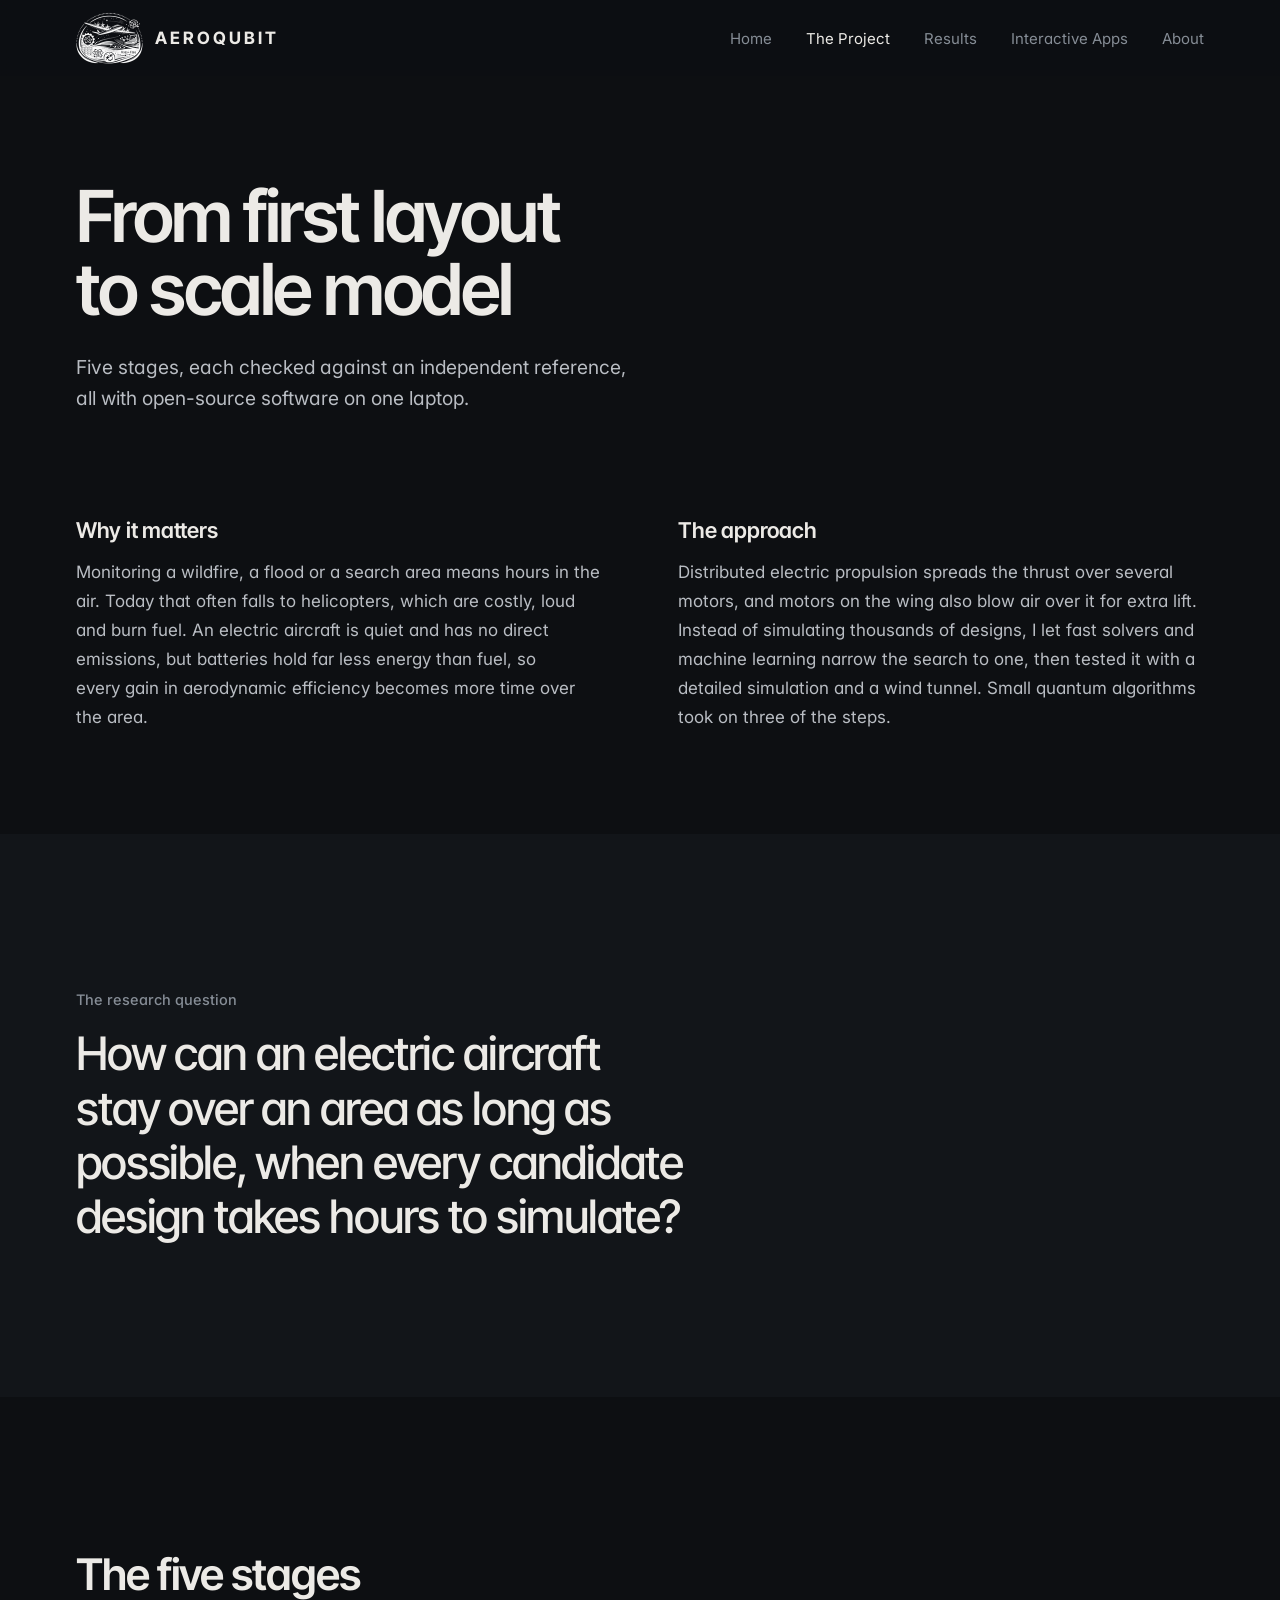
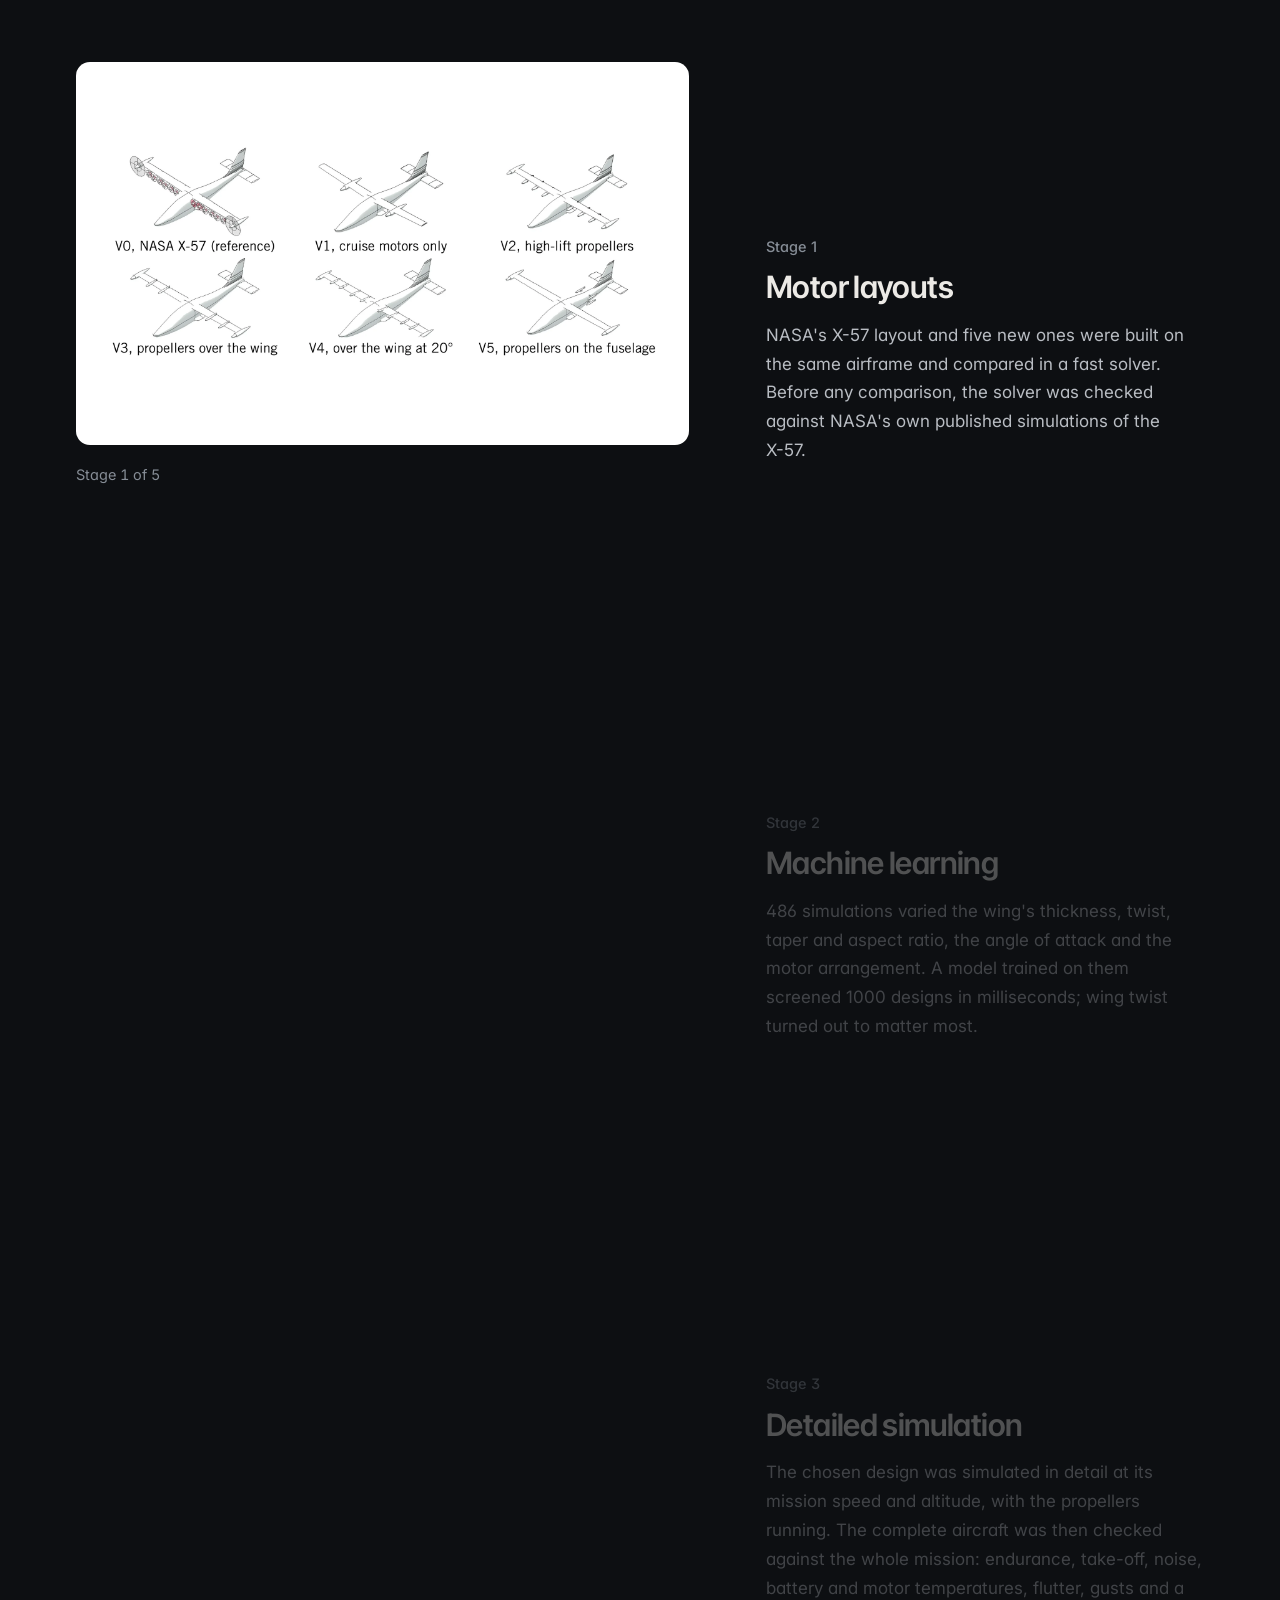
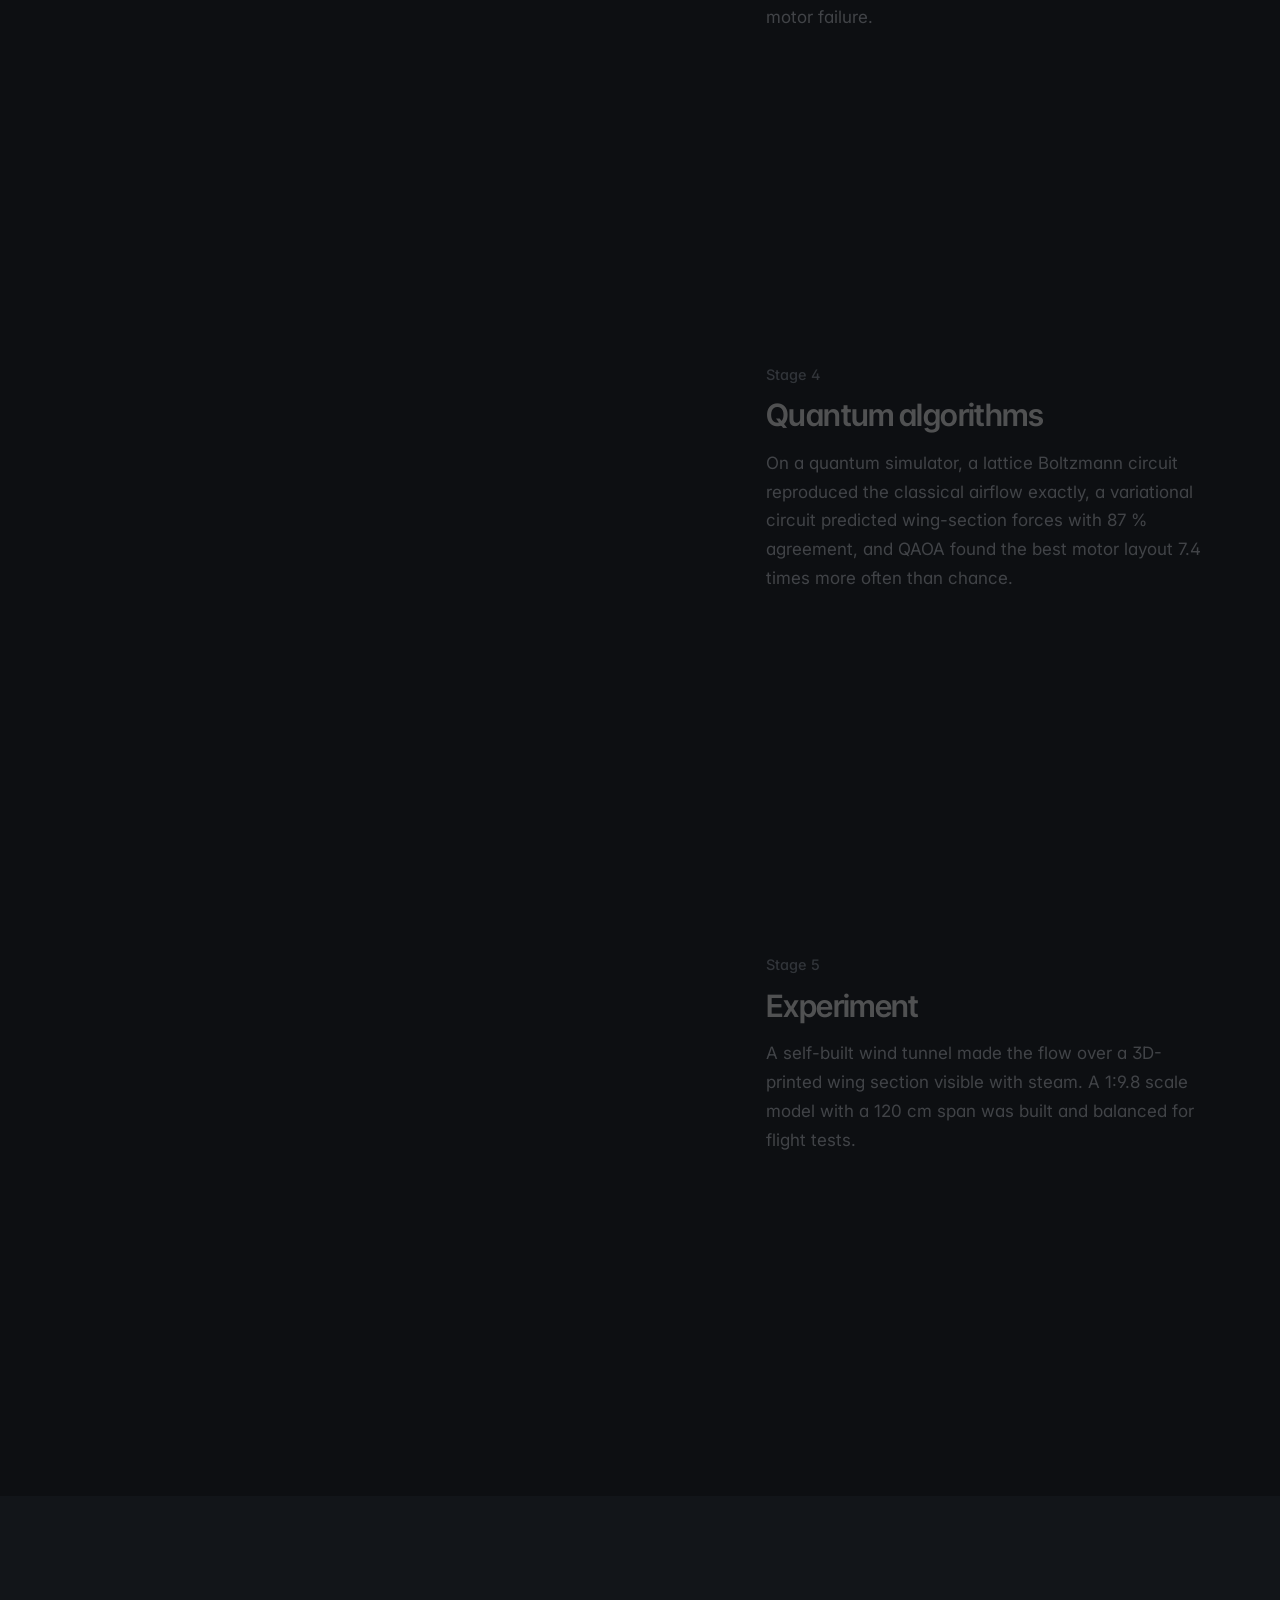
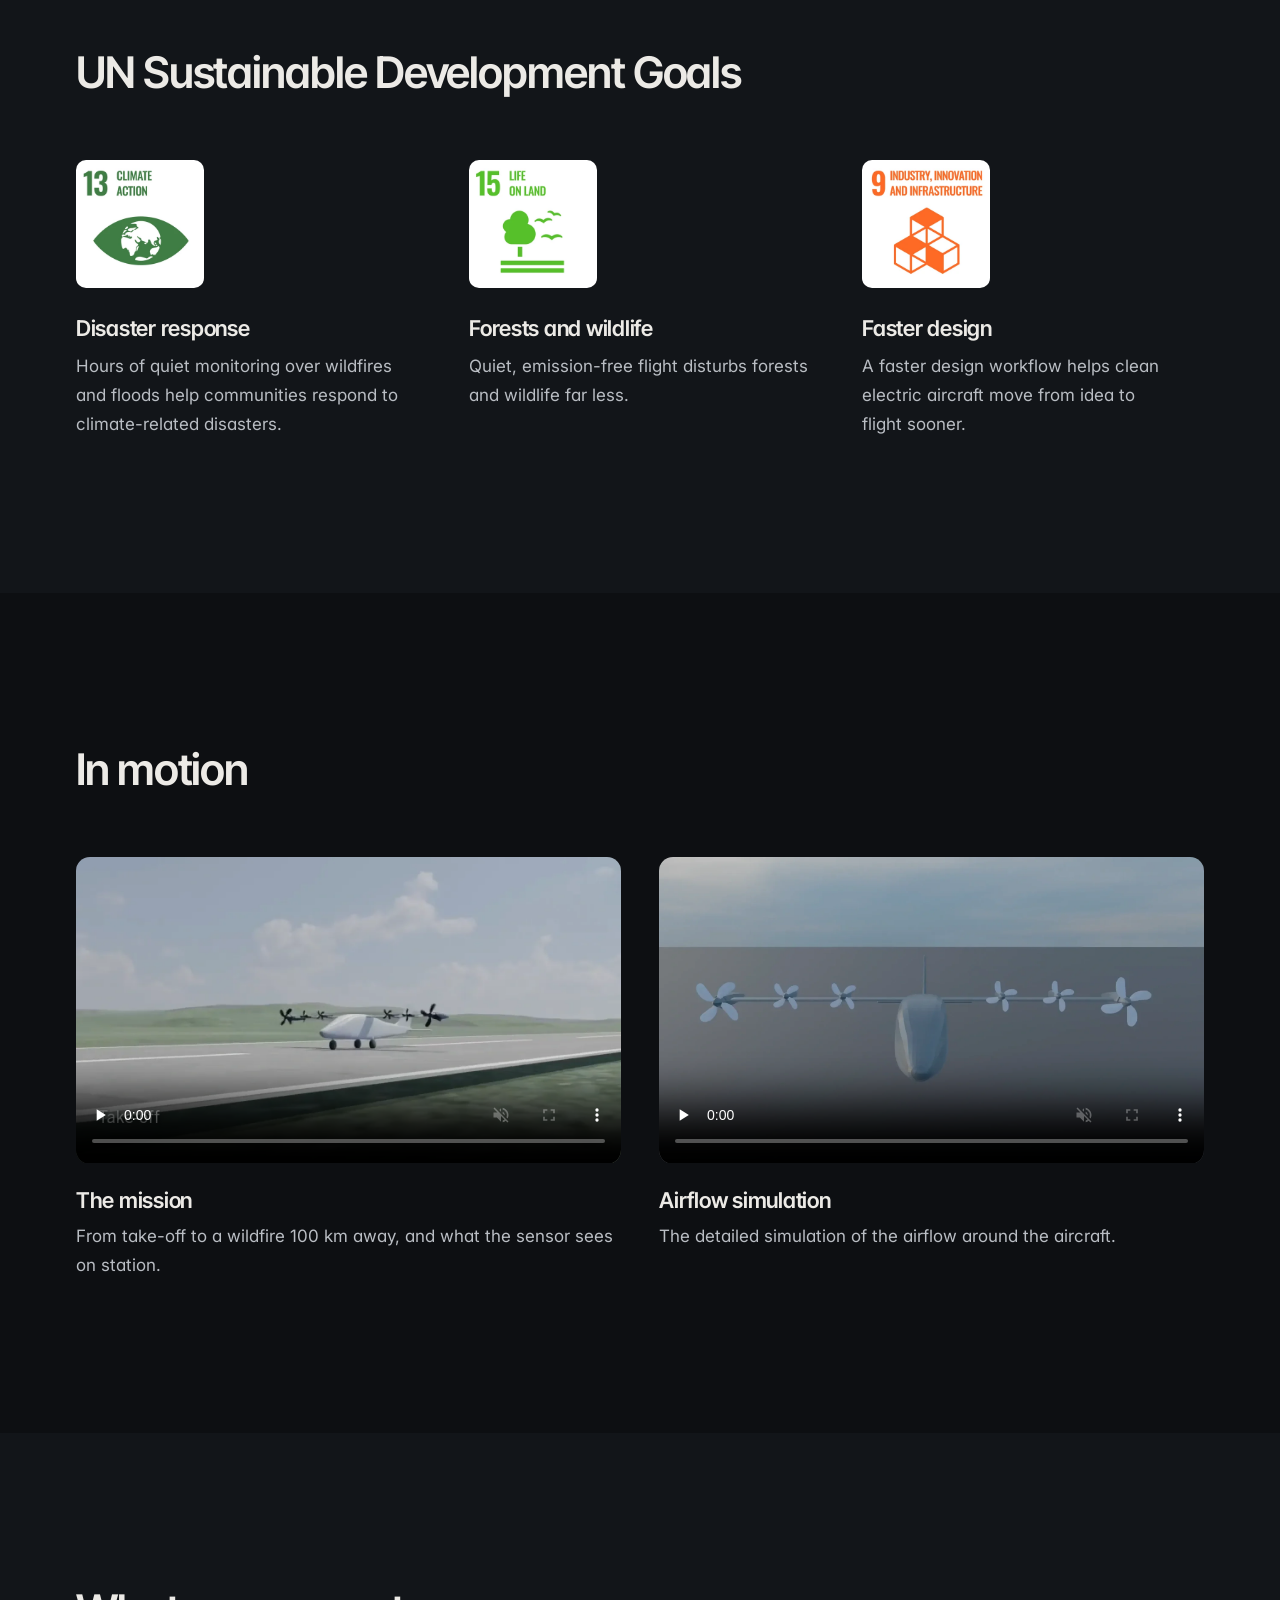
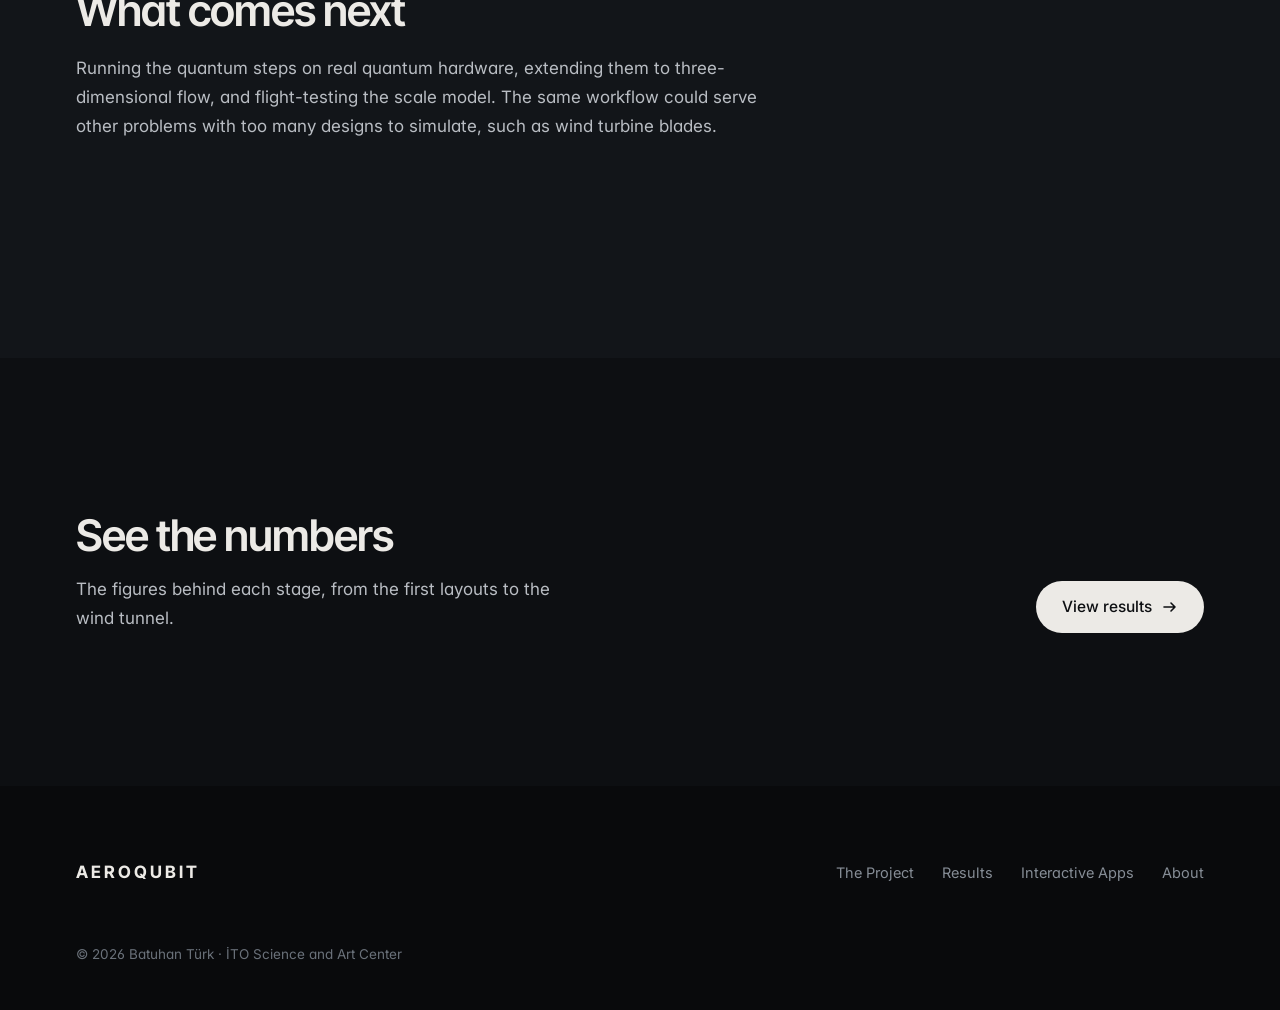
<file: the-project.html>
<!DOCTYPE html>
<html lang="en">
<head>
<meta charset="utf-8">
<meta name="viewport" content="width=device-width, initial-scale=1">
<title>AeroQubit — The Project</title>
<meta name="description" content="Five stages, each checked against an independent reference: motor layouts, machine learning, detailed simulation, quantum algorithms and a wind-tunnel experiment.">
<link rel="canonical" href="https://aeroqubit.com/the-project">
<meta property="og:type" content="website">
<meta property="og:title" content="AeroQubit — The Project">
<meta property="og:description" content="Five stages, each checked against an independent reference: motor layouts, machine learning, detailed simulation, quantum algorithms and a wind-tunnel experiment.">
<meta property="og:image" content="https://aeroqubit.com/assets/img/og.jpg">
<meta property="og:url" content="https://aeroqubit.com/the-project">
<meta name="twitter:card" content="summary_large_image">
<meta name="theme-color" content="#0d0f12">
<link rel="icon" href="/assets/favicon.png" type="image/png">
<link rel="apple-touch-icon" href="/assets/apple-touch-icon.png">
<link rel="preconnect" href="https://fonts.googleapis.com">
<link rel="preconnect" href="https://fonts.gstatic.com" crossorigin>
<link href="https://fonts.googleapis.com/css2?family=Inter:wght@400;500;600&family=Inter+Tight:wght@500;600;700&display=swap" rel="stylesheet">
<link rel="stylesheet" href="/assets/style.css?v=3">
</head>
<body data-solid>
<a class="skip" href="#main">Skip to content</a>
<header class="site-header">
  <nav class="wrap nav" aria-label="Main">
    <a class="wordmark" href="/"><img class="logo" src="/assets/img/logo.png" width="67" height="52" alt="">AEROQUBIT</a>
    <button class="burger" type="button" aria-label="Menu" aria-expanded="false"><span></span><span></span></button>
    <ul class="menu">
      <li><a href="/">Home</a></li>
      <li><a href="/the-project" aria-current="page">The Project</a></li>
      <li><a href="/results">Results</a></li>
      <li><a href="/interactive-apps">Interactive Apps</a></li>
      <li><a href="/about">About</a></li>
    </ul>
  </nav>
</header>
<main id="main">

<section class="page-head">
  <div class="wrap">
    <h1 class="rv">From first layout to scale model</h1>
    <p class="lead rv d1">Five stages, each checked against an independent reference, all with open-source software on one laptop.</p>
  </div>
</section>

<section class="sec tight" style="padding-top:0">
  <div class="wrap two">
    <div class="rv"><h3>Why it matters</h3><p>Monitoring a wildfire, a flood or a search area means hours in the air. Today that often falls to helicopters, which are costly, loud and burn fuel. An electric aircraft is quiet and has no direct emissions, but batteries hold far less energy than fuel, so every gain in aerodynamic efficiency becomes more time over the area.</p></div>
    <div class="rv d1"><h3>The approach</h3><p>Distributed electric propulsion spreads the thrust over several motors, and motors on the wing also blow air over it for extra lift. Instead of simulating thousands of designs, I let fast solvers and machine learning narrow the search to one, then tested it with a detailed simulation and a wind tunnel. Small quantum algorithms took on three of the steps.</p></div>
  </div>
</section>

<section class="sec alt">
  <div class="wrap">
    <span class="label rv">The research question</span>
    <p class="question rv d1">How can an electric aircraft stay over an area as long as possible, when every candidate design takes hours to simulate?</p>
  </div>
</section>

<section class="sec">
  <div class="wrap">
    <div class="head"><h2 class="rv">The five stages</h2></div>
    <div class="steps">
      <div class="visual"><div class="stack"><img src="/assets/img/layouts.webp" alt="NASA's X-57 layout (V0) and five new motor layouts" class="on" loading="lazy">
<img src="/assets/img/ml_pipeline.webp" alt="From 486 fast simulations to the best of 1000 designs" class="" loading="lazy">
<img src="/assets/img/cfd.webp" alt="Detailed simulation of the final design" class="" loading="lazy">
<img src="/assets/img/qlbm_circuit.webp" alt="The quantum lattice Boltzmann circuit" class="" loading="lazy">
<img src="/assets/img/build.webp" alt="Building the scale model: wing, fuselage and systems" class="photo " loading="lazy"></div><p class="count">Stage 1 of 5</p></div>
      <div>
<div class="step on"><div class="inline"><figure class="fig rv reveal"><div class="frame pad"><img src="/assets/img/layouts.webp" alt="NASA's X-57 layout (V0) and five new motor layouts" loading="lazy" decoding="async"></div></figure></div>
  <span class="label">Stage 1</span><h3>Motor layouts</h3><p>NASA's X-57 layout and five new ones were built on the same airframe and compared in a fast solver. Before any comparison, the solver was checked against NASA's own published simulations of the X-57.</p></div>
<div class="step"><div class="inline"><figure class="fig rv reveal"><div class="frame pad"><img src="/assets/img/ml_pipeline.webp" alt="From 486 fast simulations to the best of 1000 designs" loading="lazy" decoding="async"></div></figure></div>
  <span class="label">Stage 2</span><h3>Machine learning</h3><p>486 simulations varied the wing's thickness, twist, taper and aspect ratio, the angle of attack and the motor arrangement. A model trained on them screened 1000 designs in milliseconds; wing twist turned out to matter most.</p></div>
<div class="step"><div class="inline"><figure class="fig rv reveal"><div class="frame pad"><img src="/assets/img/cfd.webp" alt="Detailed simulation of the final design" loading="lazy" decoding="async"></div></figure></div>
  <span class="label">Stage 3</span><h3>Detailed simulation</h3><p>The chosen design was simulated in detail at its mission speed and altitude, with the propellers running. The complete aircraft was then checked against the whole mission: endurance, take-off, noise, battery and motor temperatures, flutter, gusts and a motor failure.</p></div>
<div class="step"><div class="inline"><figure class="fig rv reveal"><div class="frame pad"><img src="/assets/img/qlbm_circuit.webp" alt="The quantum lattice Boltzmann circuit" loading="lazy" decoding="async"></div></figure></div>
  <span class="label">Stage 4</span><h3>Quantum algorithms</h3><p>On a quantum simulator, a lattice Boltzmann circuit reproduced the classical airflow exactly, a variational circuit predicted wing-section forces with 87 % agreement, and QAOA found the best motor layout 7.4 times more often than chance.</p></div>
<div class="step"><div class="inline"><figure class="fig rv reveal"><div class="frame photo"><img src="/assets/img/build.webp" alt="Building the scale model: wing, fuselage and systems" loading="lazy" decoding="async"></div></figure></div>
  <span class="label">Stage 5</span><h3>Experiment</h3><p>A self-built wind tunnel made the flow over a 3D-printed wing section visible with steam. A 1:9.8 scale model with a 120 cm span was built and balanced for flight tests.</p></div>
      </div>
    </div>
  </div>
</section>

<section class="sec alt">
  <div class="wrap">
    <div class="head"><h2 class="rv">UN Sustainable Development Goals</h2></div>
    <div class="sdgs">
      <div class="sdg rv"><img src="/assets/img/sdg13.webp" alt="UN Sustainable Development Goal 13: Climate action"><h3>Disaster response</h3><p>Hours of quiet monitoring over wildfires and floods help communities respond to climate-related disasters.</p></div>
      <div class="sdg rv d1"><img src="/assets/img/sdg15.webp" alt="UN Sustainable Development Goal 15: Life on land"><h3>Forests and wildlife</h3><p>Quiet, emission-free flight disturbs forests and wildlife far less.</p></div>
      <div class="sdg rv d2"><img src="/assets/img/sdg09.webp" alt="UN Sustainable Development Goal 9: Industry, innovation and infrastructure"><h3>Faster design</h3><p>A faster design workflow helps clean electric aircraft move from idea to flight sooner.</p></div>
    </div>
  </div>
</section>

<section class="sec">
  <div class="wrap">
    <div class="head"><h2 class="rv">In motion</h2></div>
    <div class="videos">
      <div class="rv"><video controls muted playsinline preload="none" poster="/assets/img/poster_mission.webp"><source src="/assets/video/mission.mp4" type="video/mp4"></video>
        <h3>The mission</h3><p>From take-off to a wildfire 100 km away, and what the sensor sees on station.</p></div>
      <div class="rv d1"><video controls muted playsinline preload="none" poster="/assets/img/poster_cfd.webp"><source src="/assets/video/cfd.mp4" type="video/mp4"></video>
        <h3>Airflow simulation</h3><p>The detailed simulation of the airflow around the aircraft.</p></div>
    </div>
  </div>
</section>

<section class="sec alt">
  <div class="wrap">
    <div class="head">
      <h2 class="rv">What comes next</h2>
      <p class="rv d1">Running the quantum steps on real quantum hardware, extending them to three-dimensional flow, and flight-testing the scale model. The same workflow could serve other problems with too many designs to simulate, such as wind turbine blades.</p>
    </div>
  </div>
</section>

<section class="sec">
  <div class="wrap closing">
    <div class="rv"><h2>See the numbers</h2><p>The figures behind each stage, from the first layouts to the wind tunnel.</p></div>
    <a class="btn rv d1" href="/results">View results <svg viewBox="0 0 16 16" fill="none" stroke="currentColor" stroke-width="1.6" aria-hidden="true"><path d="M2 8h11M9 4l4 4-4 4" stroke-linecap="round" stroke-linejoin="round"/></svg></a>
  </div>
</section>

</main>
<footer class="site-footer">
  <div class="wrap">
    <div class="foot">
      <a class="wordmark" href="/">AEROQUBIT</a>
      <ul>
      <li><a href="/the-project">The Project</a></li>
      <li><a href="/results">Results</a></li>
      <li><a href="/interactive-apps">Interactive Apps</a></li>
      <li><a href="/about">About</a></li>
      </ul>
    </div>
    <p class="copy">&copy; 2026 Batuhan Türk &middot; İTO Science and Art Center</p>
  </div>
</footer>
<script src="/assets/main.js?v=3" defer></script>
</body>
</html>
</file>
<file: assets/style.css>
/*
  VOICE   calm, exact, confident — a research project presented like an aircraft maker would
  IDEA    a flight-test dossier: the aircraft first, then the evidence, set in clean editorial type
  PICTURE the student's own render flies around as you scroll; real figures carry the rest
  COLOUR  graphite night, warm off-white type, figures on white paper; no decorative accent
  TYPE    Inter Tight for titles, Inter for text; four sizes; sentence case throughout
*/
:root{
  --bg:#0d0f12;
  --bg-2:#121519;
  --ink:#eceae6;
  --text:#b9bdc3;
  --muted:#868d96;
  --paper:#ffffff;
  --title:"Inter Tight","Inter",system-ui,-apple-system,"Segoe UI",Arial,sans-serif;
  --body:"Inter",system-ui,-apple-system,"Segoe UI",Arial,sans-serif;
  --f-display:clamp(40px,5.6vw,76px);
  --f-h2:clamp(30px,3.4vw,46px);
  --f-h3:clamp(20px,1.7vw,23px);
  --f-body:17px;
  --f-small:14.5px;
  --wrap:1240px;
  --pad:clamp(20px,4.5vw,56px);
  --ease:cubic-bezier(.16,1,.3,1);
}
*{box-sizing:border-box;min-width:0}
html{-webkit-text-size-adjust:100%;scroll-padding-top:88px}
body{margin:0;background:var(--bg);color:var(--text);font:400 var(--f-body)/1.7 var(--body);-webkit-font-smoothing:antialiased;-moz-osx-font-smoothing:grayscale;overflow-x:clip;font-feature-settings:"ss01","cv11"}
img,video{display:block;max-width:100%}
a{color:inherit;text-decoration:none}
p{margin:0 0 1.1em;text-wrap:pretty}
p:last-child{margin-bottom:0}
h1,h2,h3{font-family:var(--title);color:var(--ink);margin:0;font-weight:600;text-wrap:balance}
h1{font-size:var(--f-display);line-height:1.02;letter-spacing:-.035em}
h2{font-size:var(--f-h2);line-height:1.08;letter-spacing:-.025em}
h3{font-size:var(--f-h3);line-height:1.3;letter-spacing:-.012em}
.wrap{max-width:var(--wrap);margin:0 auto;padding:0 var(--pad)}
.label{display:block;font-size:var(--f-small);font-weight:500;color:var(--muted);margin-bottom:14px;letter-spacing:0}
.lead{font-size:clamp(18px,1.5vw,21px);line-height:1.6;color:var(--text);max-width:40ch}
::selection{background:#eceae6;color:#0d0f12}
:focus-visible{outline:2px solid var(--ink);outline-offset:3px;border-radius:4px}
.skip{position:absolute;left:-999px;top:10px;background:var(--ink);color:var(--bg);padding:10px 14px;border-radius:6px;z-index:200}
.skip:focus{left:10px}

/* header */
.site-header{position:fixed;inset:0 0 auto;z-index:50;transition:background-color .4s var(--ease),backdrop-filter .4s}
.site-header.solid{background:rgba(13,15,18,.78);-webkit-backdrop-filter:saturate(140%) blur(16px);backdrop-filter:saturate(140%) blur(16px)}
.nav{display:flex;align-items:center;justify-content:space-between;height:76px}
.wordmark{font-family:var(--title);font-weight:700;font-size:17px;letter-spacing:.18em;color:var(--ink);display:inline-flex;align-items:center;gap:12px}
.wordmark .logo{height:52px;width:auto;display:block}
.foot .wordmark .logo{display:none}
@media (max-width:600px){.wordmark .logo{height:42px}}
.menu{display:flex;gap:34px;list-style:none;margin:0;padding:0}
.menu a{font-size:15px;color:var(--muted);transition:color .2s}
.menu a:hover,.menu a[aria-current=page]{color:var(--ink)}
.burger{display:none;width:44px;height:44px;margin-right:-10px;background:none;border:0;color:var(--ink);cursor:pointer}
.burger span{display:block;width:20px;height:1.5px;background:currentColor;margin:5px auto;transition:transform .3s var(--ease),opacity .2s}
@media (max-width:860px){
  .burger{display:block}
  .menu{position:fixed;inset:76px 0 auto;flex-direction:column;gap:0;padding:12px var(--pad) 28px;background:rgba(13,15,18,.97);opacity:0;visibility:hidden;transform:translateY(-6px);transition:opacity .25s,transform .35s var(--ease),visibility .25s}
  .menu a{display:block;font-family:var(--title);font-size:24px;font-weight:500;padding:12px 0;color:var(--ink)}
  .nav-open .menu{opacity:1;visibility:visible;transform:none}
  .nav-open .site-header{background:rgba(13,15,18,.97)}
  .nav-open .burger span:first-child{transform:translateY(3.25px) rotate(45deg)}
  .nav-open .burger span:last-child{transform:translateY(-3.25px) rotate(-45deg)}
}

/* buttons */
.btn{display:inline-flex;align-items:center;gap:10px;height:52px;padding:0 26px;border-radius:999px;background:var(--ink);color:var(--bg);font:500 15.5px/1 var(--body);transition:background-color .25s,transform .25s var(--ease)}
.btn:hover{background:#fff;transform:translateY(-1px)}
.btn svg{width:16px;height:16px;transition:transform .3s var(--ease)}
.btn:hover svg{transform:translateX(3px)}
.link{display:inline-flex;align-items:center;gap:8px;color:var(--ink);font-weight:500;font-size:15.5px}
.link svg{width:15px;height:15px;transition:transform .3s var(--ease)}
.link:hover svg{transform:translateX(3px)}

/* sections */
.sec{padding:clamp(96px,12vw,168px) 0}
.sec.tight{padding:clamp(64px,8vw,112px) 0}
.alt{background:var(--bg-2)}
.head{display:block;max-width:820px;margin-bottom:clamp(44px,5vw,72px)}
.head p{max-width:62ch;margin-top:20px}
@media (max-width:860px){.head{grid-template-columns:1fr;align-items:start}}

/* home: scroll-driven fly-around */
.flight{position:relative;height:215vh;background:#0b0d10}
.flight-stage{position:sticky;top:0;height:100svh;overflow:hidden}
.flight-stage video,.flight-stage .poster{position:absolute;inset:0;width:100%;height:100%;object-fit:cover;transform:translateY(var(--shift,24vh));will-change:transform;max-width:none;-webkit-mask-image:linear-gradient(180deg,transparent 0,#000 22%,#000 100%);mask-image:linear-gradient(180deg,transparent 0,#000 22%,#000 100%)}
@media (max-width:600px){.flight-stage video,.flight-stage .poster{-webkit-mask-image:linear-gradient(180deg,transparent 0,#000 18%,#000 72%,transparent 100%);mask-image:linear-gradient(180deg,transparent 0,#000 18%,#000 72%,transparent 100%)}}
.flight-stage .poster{transition:opacity .6s}
.flight-stage.ready .poster{opacity:0}
.flight-stage{background:#0b0d10}
.flight-stage::after{content:"";position:absolute;inset:0;pointer-events:none;background:linear-gradient(180deg,#0b0d10 0%,rgba(11,13,16,.85) 22%,rgba(11,13,16,0) 46%,rgba(11,13,16,0) 80%,var(--bg) 100%)}
.flight-copy{position:absolute;z-index:2;left:0;right:0;top:clamp(116px,17vh,170px)}
.flight-copy h1{max-width:22ch;font-size:clamp(36px,4.6vw,64px);line-height:1.04}
.flight-copy .lead{margin-top:22px}
.flight-copy .btn{margin-top:32px}
.flight-copy > .wrap{will-change:opacity,transform}
@media (max-width:600px){
  .flight{height:170vh}
  .flight-copy{top:104px}
  .flight-stage video,.flight-stage .poster{inset:auto;left:-22%;width:144%;height:auto;aspect-ratio:16/9;top:50svh;transform:translateY(calc(var(--shift,24vh) * .35))}
}

/* stats */
.stats{display:grid;grid-template-columns:repeat(4,minmax(0,1fr));gap:clamp(24px,3vw,48px)}
.stat .num{font-family:var(--title);color:var(--ink);font-weight:500;font-size:clamp(44px,5vw,72px);line-height:1;letter-spacing:-.04em;font-variant-numeric:tabular-nums}
.stat .num small{font-size:.44em;letter-spacing:-.01em;margin-left:4px;color:var(--muted);font-weight:500}
.stat p{margin-top:16px;font-size:var(--f-small);line-height:1.5;color:var(--muted);max-width:22ch}
@media (max-width:860px){.stats{grid-template-columns:repeat(2,minmax(0,1fr));row-gap:48px}}

/* three columns of text */
.cols{display:grid;grid-template-columns:repeat(3,minmax(0,1fr));gap:clamp(32px,4vw,64px)}
.cols h3{margin-bottom:12px}
@media (max-width:860px){.cols{grid-template-columns:1fr}}

/* figure */
.fig{margin:0}
.fig .frame{border-radius:14px;overflow:hidden;background:var(--paper);cursor:zoom-in}
.fig .frame.photo{background:#1a1d22}
.fig .frame.pad{padding:clamp(12px,2vw,28px)}
.fig img{width:100%;height:auto;transition:transform .9s var(--ease)}
.fig .frame:hover img{transform:scale(1.015)}
.fig figcaption{margin-top:14px;font-size:var(--f-small);line-height:1.55;color:var(--muted);max-width:60ch}

/* feature rows (image + text, alternating) */
.rows{display:grid;gap:clamp(80px,10vw,140px)}
.row{display:grid;grid-template-columns:minmax(0,7fr) minmax(0,5fr);gap:clamp(32px,5vw,88px);align-items:center}
.row.flip{grid-template-columns:minmax(0,5fr) minmax(0,7fr)}
.row.flip .fig{order:2}
.row h3{font-size:clamp(24px,2.4vw,32px);line-height:1.15;letter-spacing:-.02em;margin-bottom:16px}
.row .text{max-width:44ch}
@media (max-width:860px){.row,.row.flip{grid-template-columns:1fr;gap:28px}.row.flip .fig{order:0}}

/* closing call */
.closing{display:flex;justify-content:space-between;align-items:flex-end;gap:32px;flex-wrap:wrap}
.closing p{max-width:44ch;margin-top:16px}

/* page header */
.page-head{padding:clamp(150px,20vh,220px) 0 clamp(64px,8vw,112px)}
.page-head h1{max-width:16ch}
.page-head .lead{margin-top:26px;max-width:46ch}

/* project page */
.two{display:grid;grid-template-columns:repeat(2,minmax(0,1fr));gap:clamp(40px,6vw,104px)}
.two h3{margin-bottom:14px}
@media (max-width:860px){.two{grid-template-columns:1fr}}
.question{font-family:var(--title);color:var(--ink);font-weight:500;font-size:clamp(28px,3.6vw,50px);line-height:1.18;letter-spacing:-.025em;max-width:24ch;text-wrap:balance;margin:0}
.sdgs{display:grid;grid-template-columns:repeat(3,minmax(0,1fr));gap:clamp(32px,4vw,64px)}
.sdg img{width:clamp(104px,10vw,132px);height:auto;aspect-ratio:1;border-radius:10px;margin-bottom:26px}
.sdg h3{margin-bottom:10px}
@media (max-width:860px){.sdgs{grid-template-columns:1fr}}
.videos{display:grid;grid-template-columns:repeat(2,minmax(0,1fr));gap:clamp(24px,3vw,40px)}
.videos video{width:100%;aspect-ratio:16/9;object-fit:cover;border-radius:14px;background:#000}
.videos h3{margin:22px 0 8px}
@media (max-width:860px){.videos{grid-template-columns:1fr}}

/* results */
.stage-block + .stage-block{margin-top:clamp(96px,11vw,150px)}
.stage-block .head{margin-bottom:clamp(32px,4vw,52px)}
.grid2{display:grid;grid-template-columns:repeat(2,minmax(0,1fr));gap:clamp(24px,3vw,40px);align-items:start}
.grid2 .wide{grid-column:1/-1}
@media (max-width:760px){.grid2{grid-template-columns:1fr}}
.conclusion{font-family:var(--title);color:var(--ink);font-weight:500;font-size:clamp(24px,2.6vw,34px);line-height:1.35;letter-spacing:-.018em;max-width:34ch;margin:0}

/* apps */
.apps{display:grid;grid-template-columns:repeat(2,minmax(0,1fr));gap:clamp(32px,4vw,56px)}
.app .shot{border-radius:14px;overflow:hidden;background:#0e1117;aspect-ratio:16/9.6}
.app .shot img{width:100%;height:100%;object-fit:cover;object-position:top left}
.app .label{margin-top:30px}
.app h2{font-size:clamp(26px,2.4vw,34px)}
.app p{margin-top:14px;max-width:48ch}
.app .note{color:var(--muted);font-size:var(--f-small)}
.app .btn{margin-top:26px}
.aside{margin-top:clamp(56px,6vw,80px);max-width:68ch;font-size:var(--f-small);color:var(--muted)}
@media (max-width:860px){.apps{grid-template-columns:1fr;row-gap:72px}}

/* about */
.about{display:grid;grid-template-columns:minmax(0,7fr) minmax(0,5fr);gap:clamp(48px,7vw,120px)}
.about .prose p{font-size:clamp(19px,1.7vw,22px);line-height:1.6;color:#d3d6da;max-width:36ch}
.honours{list-style:none;margin:0;padding:0;display:grid;gap:30px}
.honours h3{font-size:18px;margin-bottom:4px}
.honours p{margin:0}
@media (max-width:860px){.about{grid-template-columns:1fr}}

/* footer */
.site-footer{background:#090a0c;padding:72px 0 44px}
.foot{display:flex;justify-content:space-between;gap:32px;flex-wrap:wrap;align-items:flex-start}
.foot ul{display:flex;gap:28px;flex-wrap:wrap;list-style:none;margin:0;padding:0}
.foot ul a{font-size:var(--f-small);color:var(--muted);transition:color .2s}
.foot ul a:hover{color:var(--ink)}
.copy{margin-top:56px;font-size:13.5px;color:#6a717a}

/* reveal */
.rv{opacity:0;transform:translateY(16px);transition:opacity .9s var(--ease),transform .9s var(--ease)}
.rv.in{opacity:1;transform:none}
.rv.d1{transition-delay:.08s}.rv.d2{transition-delay:.16s}.rv.d3{transition-delay:.24s}

/* lightbox */
.lb{position:fixed;inset:0;z-index:100;display:flex;align-items:center;justify-content:center;padding:clamp(16px,4vw,64px);background:rgba(8,9,11,.94);opacity:0;visibility:hidden;transition:opacity .3s,visibility .3s;cursor:zoom-out}
.lb.open{opacity:1;visibility:visible}
.lb img{max-width:100%;max-height:calc(100svh - 120px);width:auto;border-radius:12px;background:var(--paper)}
.lb p{position:absolute;left:0;right:0;bottom:22px;text-align:center;color:var(--muted);font-size:var(--f-small);padding:0 24px;margin:0}

@media (prefers-reduced-motion:reduce){
  .rv{opacity:1;transform:none;transition:none}
  .flight{height:auto}
  .flight-stage{position:relative}
  .btn,.btn svg,.link svg,.fig img{transition:none}
}


/* page transitions */
@view-transition{navigation:auto}
::view-transition-old(root),::view-transition-new(root){animation-duration:.35s;animation-timing-function:var(--ease)}

/* image reveal */
.fig.reveal .frame{clip-path:inset(0 0 100% 0 round 14px);transition:clip-path 1.1s var(--ease)}
.fig.reveal.in .frame{clip-path:inset(0 0 0 0 round 14px)}

/* mission profile */
.mission{display:grid;grid-template-columns:minmax(0,4fr) minmax(0,8fr);gap:clamp(32px,5vw,80px);align-items:center}
.mission h2{margin-bottom:20px}
.profile{position:relative}
.profile svg{width:100%;height:auto;overflow:visible}
.profile .ground{stroke:#2a2f36;stroke-width:1}
.profile .track{fill:none;stroke:#2a2f36;stroke-width:2}
.profile .flown{fill:none;stroke:var(--ink);stroke-width:2.5;stroke-linecap:round;stroke-linejoin:round}
.profile .station{stroke-width:5}
.profile .plane{fill:#e0362c}
.profile .halo{fill:#e0362c;opacity:.18}
.profile text{font-family:var(--body);fill:var(--muted);font-size:17px}
.profile text.big{fill:var(--ink);font-family:var(--title);font-size:34px;font-weight:500;letter-spacing:-.02em}
.profile .seg{opacity:.25;transition:opacity .5s var(--ease)}
.profile .seg.on{opacity:1}

/* motor layout bars */
.bars{display:grid;gap:14px}
.bar{display:grid;grid-template-columns:44px minmax(0,1fr) 62px;align-items:center;gap:16px;cursor:default}
.bar .id{font-family:var(--title);font-weight:600;color:var(--ink);font-size:16px}
.bar .track{height:38px;border-radius:8px;background:#171a1f;position:relative;overflow:hidden}
.bar .fill{position:absolute;inset:0 auto 0 0;width:0;border-radius:8px;background:#3a4049;transition:width 1.2s var(--ease),background-color .3s}
.bar .name{position:absolute;left:14px;top:50%;transform:translateY(-50%);font-size:14px;color:#d9dcdf;white-space:nowrap;z-index:1}
.bar .val{font-variant-numeric:tabular-nums;color:var(--muted);text-align:right;font-size:15px}
.bar.best .fill{background:var(--ink)}
.bar.best .name{color:var(--bg);font-weight:500}
.bar.best .val{color:var(--ink);font-weight:600}
.bar:hover .fill{background:#4b525c}
.bar.best:hover .fill{background:#fff}
.bars-note{margin-top:18px;font-size:var(--f-small);color:var(--muted)}

/* one in a thousand */
.dots{position:relative;aspect-ratio:40/25;width:100%}
.dots canvas{position:absolute;inset:0;width:100%;height:100%}
.vs{display:grid;grid-template-columns:repeat(2,minmax(0,1fr));gap:24px;margin-top:28px}
.vs .num{font-family:var(--title);color:var(--ink);font-size:clamp(28px,2.6vw,38px);font-weight:500;letter-spacing:-.03em;line-height:1}
.vs p{margin-top:8px;font-size:var(--f-small);color:var(--muted)}

/* sticky stages */
.steps{display:grid;grid-template-columns:minmax(0,7fr) minmax(0,5fr);gap:clamp(40px,6vw,96px)}
.steps .visual{position:sticky;top:calc(50vh - min(22vw,250px));height:fit-content}
.steps .visual .stack{position:relative;aspect-ratio:16/10;border-radius:14px;overflow:hidden;background:var(--paper);transition:background-color .6s ease;isolation:isolate}
.steps .visual .stack img{position:absolute;inset:0;width:100%;height:100%;object-fit:contain;padding:clamp(12px,2vw,28px);opacity:0;transition:opacity .6s ease}
.steps .visual .stack img.photo{object-fit:cover;padding:0}
.steps .visual .stack img.on{opacity:1}
.steps .visual .stack.dark{background:#1a1d22}
.steps .visual .count{margin-top:18px;font-size:var(--f-small);color:var(--muted);font-variant-numeric:tabular-nums}
.step{min-height:64vh;display:flex;flex-direction:column;justify-content:center;padding:24px 0;opacity:.3;transition:opacity .45s var(--ease)}
.step.on{opacity:1}
.step .label{margin-bottom:10px}
.step h3{font-size:clamp(24px,2.4vw,32px);line-height:1.15;letter-spacing:-.02em;margin-bottom:16px}
.step .inline{display:none}
@media (max-width:860px){
  .steps{grid-template-columns:1fr}
  .steps .visual{display:none}
  .step{min-height:0;opacity:1;padding:0 0 64px}
  .step .inline{display:block;margin-bottom:24px}
}

/* honours */
.honours-grid{display:grid;grid-template-columns:repeat(3,minmax(0,1fr));gap:clamp(16px,2vw,24px);margin-top:clamp(64px,8vw,104px)}
.honour{position:relative;overflow:hidden;border-radius:18px;padding:clamp(30px,2.8vw,40px) clamp(26px,2.6vw,36px) calc(clamp(26px,2.6vw,36px) + 10px);display:flex;flex-direction:column;min-height:300px;transition:transform .5s var(--ease)}
.honour:hover{transform:translateY(-4px)}
.honour .event{font-family:var(--title);font-weight:600;font-size:clamp(26px,2.4vw,32px);letter-spacing:-.02em;line-height:1.05}
.honour .place{font-size:var(--f-small);margin-top:8px;opacity:.8}
.honour .what{margin-top:32px;font-size:18px;line-height:1.45;font-weight:500}
.honour .more{margin-top:auto;padding-top:24px;display:inline-flex;align-items:center;gap:8px;font-size:14.5px;font-weight:500}
.honour .more svg{width:14px;height:14px;transition:transform .3s var(--ease)}
.honour .more:hover svg{transform:translate(2px,-2px)}
.honour.tubitak{background:#fff;color:#1a1a1a;--band:#a4111f}
.honour.tubitak .event{color:#a4111f}
.honour.tubitak .place{color:#5a1a20;opacity:1}
.honour.tubitak .what{color:#a4111f;font-weight:600}
.honour.eucys{background:linear-gradient(160deg,#9b0a7d 0%,#86076c 55%,#630250 100%);color:#fff;--band:#fff}
.honour.eucys .more{color:#fff}
.honour.siyss{background:#01203f;color:#fff;--band:#e5b80a}
.honour.siyss .event{color:#e5b80a}
.honour.siyss .more{color:#e5b80a}
@media (max-width:860px){.honours-grid{grid-template-columns:1fr}.honour{min-height:220px}}

@media (prefers-reduced-motion:reduce){
  .fig.reveal .frame{clip-path:none;transition:none}
  .bar .fill{transition:none}
  .step{opacity:1}
  .steps .visual .stack img{transition:none}
  @view-transition{navigation:none}
}
.about-prose p{font-size:clamp(20px,1.9vw,26px);line-height:1.55;color:#d3d6da;max-width:38ch;font-family:var(--title);font-weight:400;letter-spacing:-.01em}
.grid2 .wide .frame.pad{padding:clamp(16px,3vw,44px)}
.grid2 .wide{max-width:1040px}

.mlvid{border-radius:14px;overflow:hidden;background:#fff;aspect-ratio:1360/840}
.mlvid video{width:100%;height:100%;object-fit:cover;display:block}
.row.flip > .media-right{order:2}
@media (max-width:860px){.row.flip > .media-right{order:0}}
.honour::after{content:"";position:absolute;left:0;right:0;bottom:0;height:10px;background:var(--band)}
.btns{display:flex;gap:12px;flex-wrap:wrap}
.btn.ghost{background:transparent;color:var(--ink);box-shadow:inset 0 0 0 1px rgba(236,234,230,.35)}
.btn.ghost:hover{background:rgba(236,234,230,.08);transform:translateY(-1px)}
.flight-end{position:absolute;z-index:2;left:0;right:0;bottom:clamp(40px,9vh,96px);opacity:0;transform:translateY(16px);will-change:opacity,transform}
.flight-end .label{color:var(--text);margin-bottom:8px}
.flight-end p{font-family:var(--title);color:var(--ink);font-weight:500;font-size:clamp(22px,2.4vw,34px);letter-spacing:-.02em;line-height:1.2;margin:0}
.profile svg.m{display:none}
.profile svg.m text{font-size:26px}
.profile svg.m text.big{font-size:46px}
.profile svg.m .station{stroke-width:7}
@media (max-width:600px){.profile svg.d{display:none}.profile svg.m{display:block}}
@media (max-width:600px){
  .flight-stage video,.flight-stage .poster{top:36svh}
  .flight-end{bottom:5svh}
}
</file>
